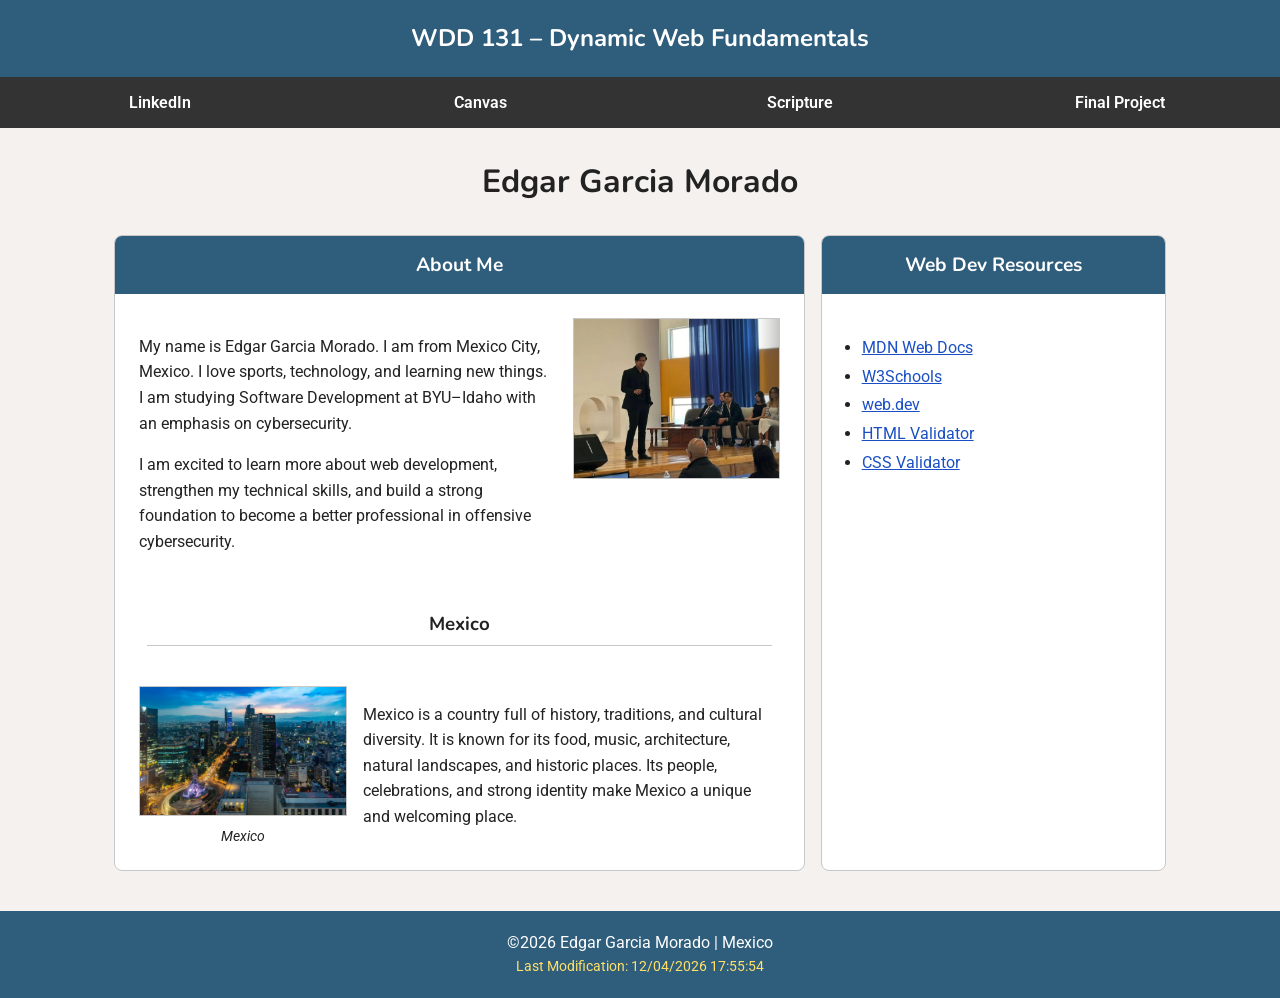
<file: index.html>
<!DOCTYPE html>
<html lang="en">

<head>
    <meta charset="UTF-8">
    <meta name="viewport" content="width=device-width, initial-scale=1.0">
    <title>WDD 131 – Dynamic Web Fundamentals – Edgar Garcia Morado</title>
    <meta name="description"
        content="WDD 131 course home page for Edgar Garcia Morado with personal information, Mexico facts, resources, and project links.">
    <meta name="author" content="Edgar Garcia Morado">

    <link rel="preconnect" href="https://fonts.googleapis.com">
    <link rel="preconnect" href="https://fonts.gstatic.com" crossorigin>
    <link
        href="https://fonts.googleapis.com/css2?family=Nunito:wght@400;600;700&family=Roboto:wght@400;500&display=swap"
        rel="stylesheet">

    <link rel="stylesheet" href="styles/base.css">
    <script src="scripts/getdates.js" defer></script>
</head>

<body>
    <header>
        <span id="course-title">WDD 131 – Dynamic Web Fundamentals</span>

        <nav>
            <a href="https://www.linkedin.com/" target="_blank" rel="noopener noreferrer">LinkedIn</a>
            <a href="https://byupw.instructure.com/" target="_blank" rel="noopener noreferrer">Canvas</a>
            <a href="https://www.churchofjesuschrist.org/study/scriptures/bofm/1-ne/3?lang=eng&id=p7#p7" target="_blank"
                rel="noopener noreferrer">Scripture</a>
            <a href="project/">Final Project</a>
        </nav>
    </header>

    <main>
        <h1>Edgar Garcia Morado</h1>

        <section class="card">
            <h2>About Me</h2>

            <div class="about-me">
                <div>
                    <p>
                        My name is Edgar Garcia Morado. I am from Mexico City, Mexico. I love sports, technology, and learning new things. I am
                        studying Software Development at BYU–Idaho with an emphasis on cybersecurity.
                    </p>

                    <p>
                        I am excited to learn more about web development, strengthen my technical skills, and build a strong foundation to
                        become a better professional in offensive cybersecurity.
                    </p>
                </div>

                <img src="images/profile.webp" alt="Photo of Edgar Garcia Morado" width="250" height="300">
            </div>

            <h3>Mexico</h3>

            <div class="country">
                <figure>
                    <img src="images/mexico-city.webp" alt="Image representing Mexico" width="300" height="180"
                        loading="lazy">
                    <figcaption>Mexico</figcaption>
                </figure>

                <p>
                    Mexico is a country full of history, traditions, and cultural diversity. It is known for its food, music, architecture,
                    natural landscapes, and historic places. Its people, celebrations, and strong identity make Mexico a unique and
                    welcoming place.
                </p>
            </div>
        </section>

        <section class="card">
            <h2>Web Dev Resources</h2>

            <ul>
                <li><a href="https://developer.mozilla.org/" target="_blank" rel="noopener noreferrer">MDN Web Docs</a>
                </li>
                <li><a href="https://www.w3schools.com/" target="_blank" rel="noopener noreferrer">W3Schools</a></li>
                <li><a href="https://web.dev/" target="_blank" rel="noopener noreferrer">web.dev</a></li>
                <li><a href="https://validator.w3.org/" target="_blank" rel="noopener noreferrer">HTML Validator</a>
                </li>
                <li><a href="https://jigsaw.w3.org/css-validator/" target="_blank" rel="noopener noreferrer">CSS
                        Validator</a></li>
            </ul>
        </section>
    </main>

    <footer>
        <p>&copy;<span id="currentyear"></span> Edgar Garcia Morado | Mexico</p>
        <p id="lastModified"></p>
    </footer>
</body>

</html>
</file>
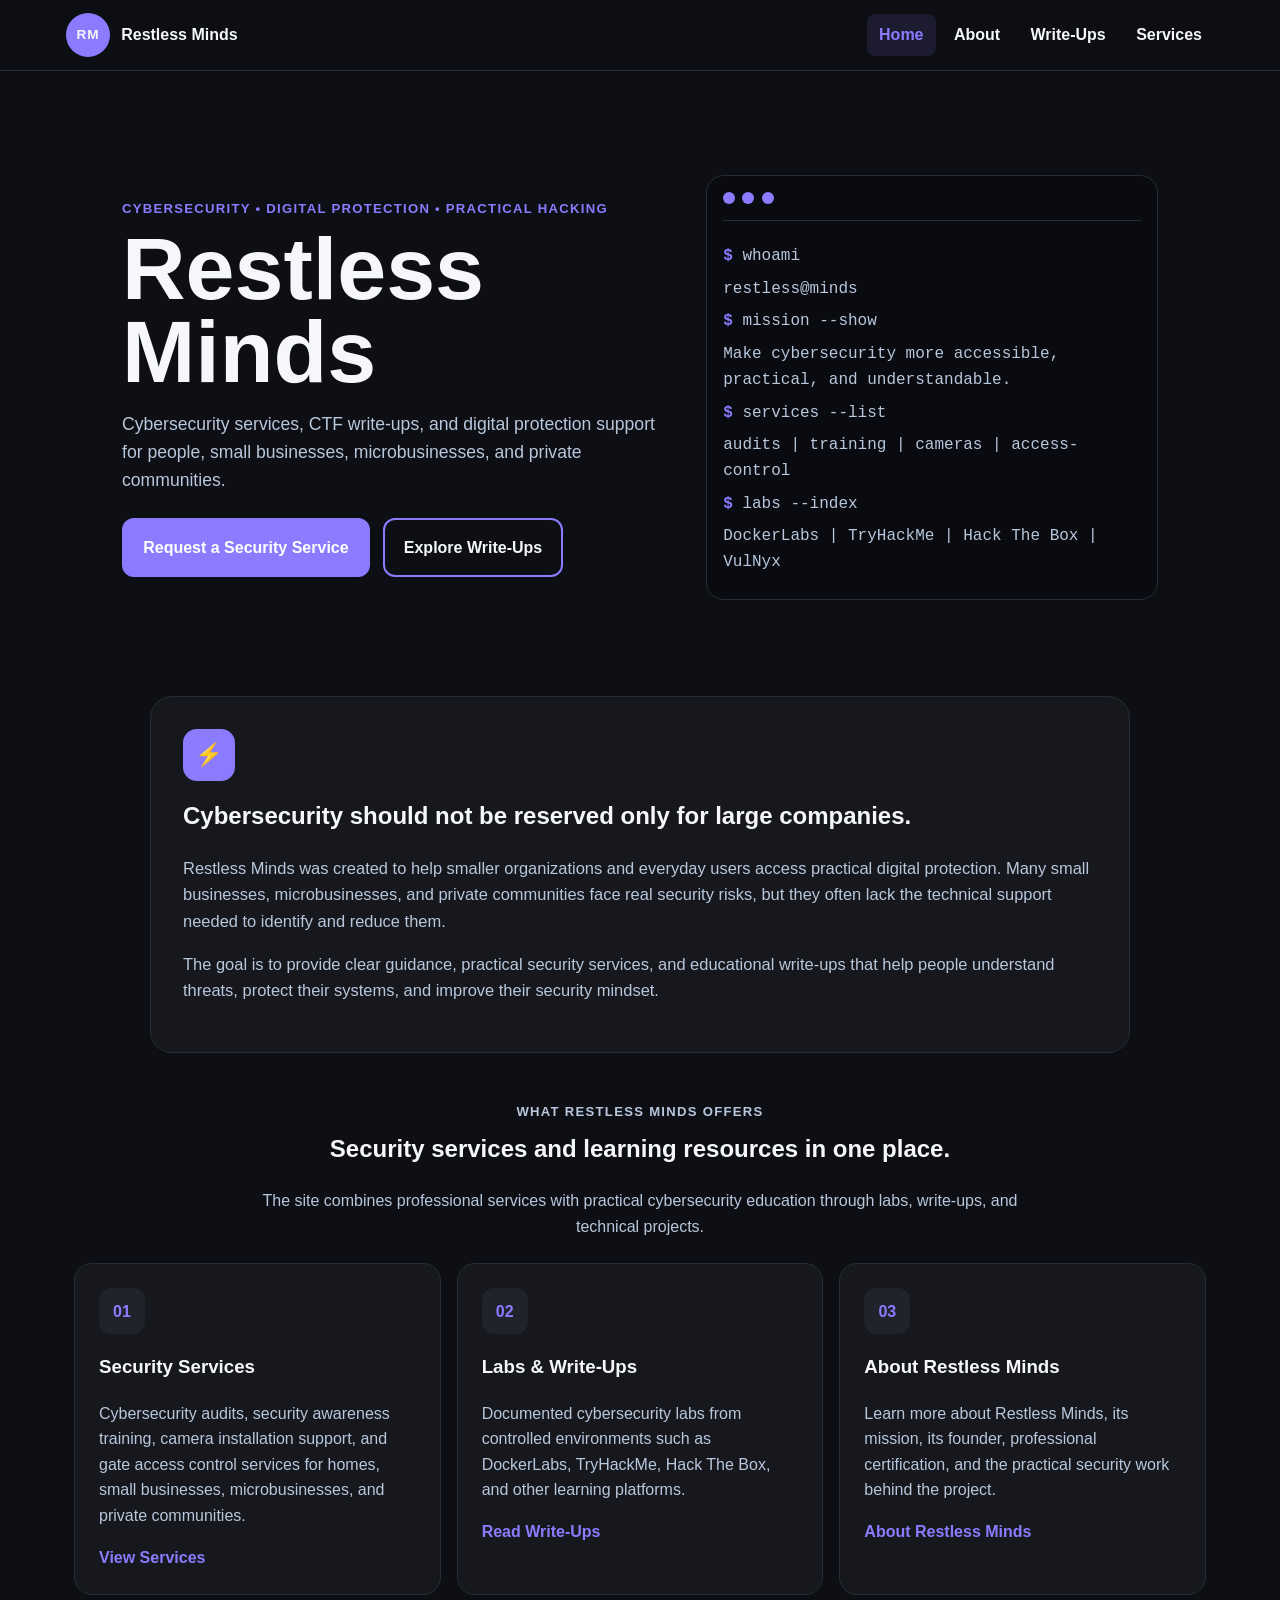
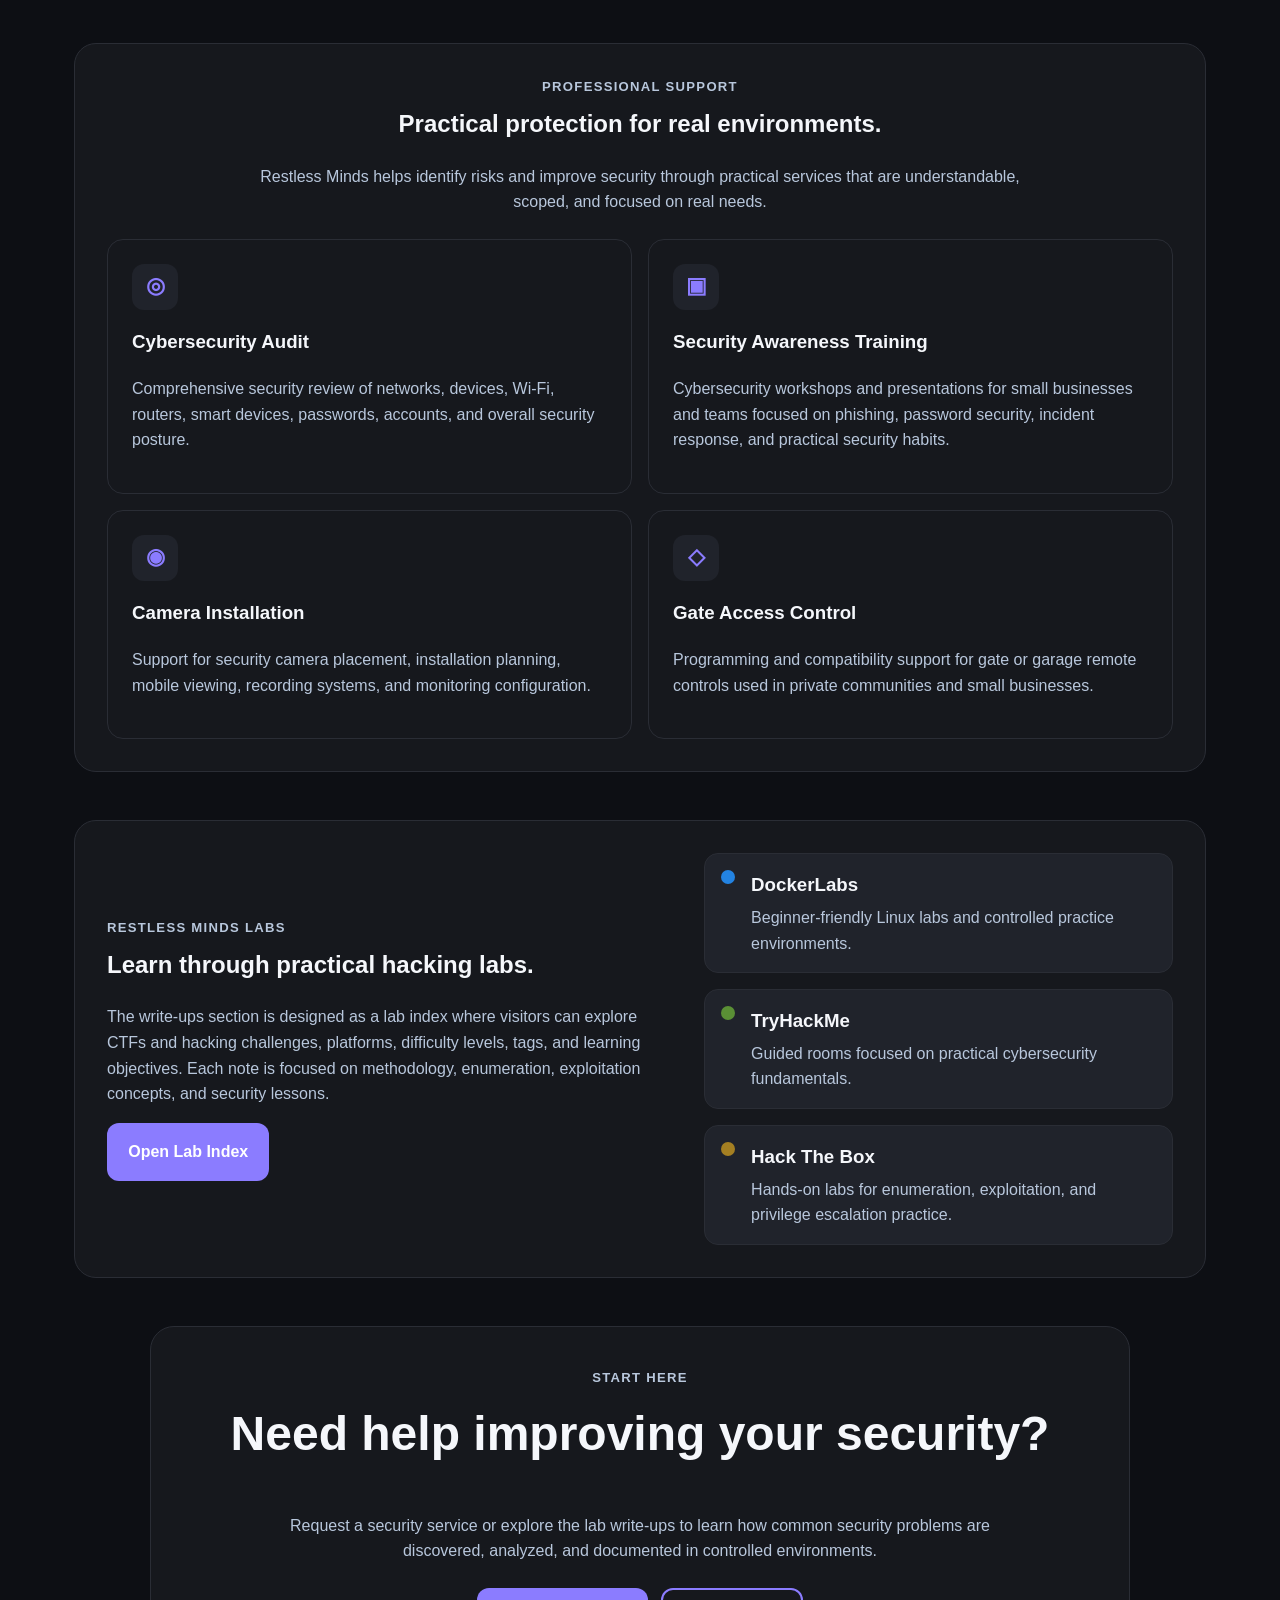
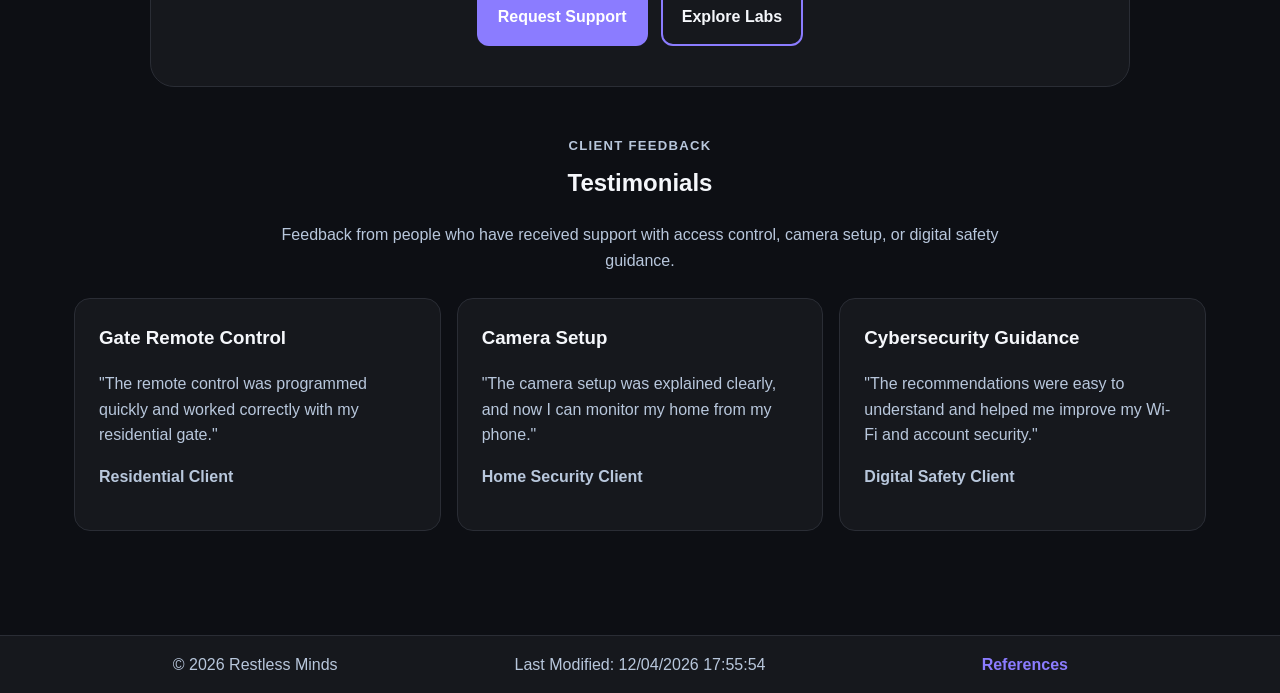
<file: project/index.html>
<!DOCTYPE html>
<html lang="en">

<head>
    <meta charset="UTF-8">
    <meta name="viewport" content="width=device-width, initial-scale=1.0">
    <meta name="description"
        content="Restless Minds provides cybersecurity services, digital protection, lab write-ups, security audits, security awareness training, camera installation, and gate access control support.">
    <meta name="author" content="Edgar Garcia Morado">
    <title>Restless Minds | Home</title>
    <link rel="stylesheet" href="styles/project.css">
    <script src="scripts/project.js" defer></script>
</head>

<body>
    <a class="skip-link" href="#main-content">Skip to main content</a>

    <header>
        <div class="nav-wrapper">
            <a class="brand" href="index.html" aria-label="Restless Minds home page">
                <span class="brand-mark">RM</span>
                <span class="brand-text">Restless Minds</span>
            </a>

            <button id="menu-button" class="menu-button" type="button" aria-label="Open navigation menu"
                aria-expanded="false">
                ☰
            </button>

            <nav id="primary-navigation" class="primary-navigation" aria-label="Primary navigation">
                <a href="index.html">Home</a>
                <a href="about.html">About</a>
                <a href="writeups.html">Write-Ups</a>
                <a href="services.html">Services</a>
            </nav>
        </div>
    </header>

    <main id="main-content">
        <section class="home-hero">
            <div class="home-hero-content">
                <p class="eyebrow">Cybersecurity • Digital Protection • Practical Hacking</p>
                <h1>Restless Minds</h1>
                <p class="home-hero-subtitle">
                    Cybersecurity services, CTF write-ups, and digital protection support for people,
                    small businesses, microbusinesses, and private communities.
                </p>

                <div class="hero-actions">
                    <a class="button primary-button" href="services.html">Request a Security Service</a>
                    <a class="button secondary-button" href="writeups.html">Explore Write-Ups</a>
                </div>
            </div>

            <aside class="home-terminal-card" aria-label="Restless Minds terminal preview">
                <div class="terminal-header">
                    <span></span>
                    <span></span>
                    <span></span>
                </div>

                <div class="terminal-content">
                    <p><span>$</span> whoami</p>
                    <p>restless@minds</p>

                    <p><span>$</span> mission --show</p>
                    <p>Make cybersecurity more accessible, practical, and understandable.</p>

                    <p><span>$</span> services --list</p>
                    <p>audits | training | cameras | access-control</p>

                    <p><span>$</span> labs --index</p>
                    <p>DockerLabs | TryHackMe | Hack The Box | VulNyx</p>
                </div>
            </aside>
        </section>

        <section class="home-mission-section">
            <div class="home-mission-card">
                <div class="about-icon">⚡</div>
                <h2>Cybersecurity should not be reserved only for large companies.</h2>
                <p>
                    Restless Minds was created to help smaller organizations and everyday users access practical
                    digital protection. Many small businesses, microbusinesses, and private communities face real
                    security risks, but they often lack the technical support needed to identify and reduce them.
                </p>
                <p>
                    The goal is to provide clear guidance, practical security services, and educational write-ups
                    that help people understand threats, protect their systems, and improve their security mindset.
                </p>
            </div>
        </section>

        <section class="home-section">
            <div class="section-heading centered-heading">
                <p class="eyebrow">What Restless Minds Offers</p>
                <h2>Security services and learning resources in one place.</h2>
                <p>
                    The site combines professional services with practical cybersecurity education through labs,
                    write-ups, and technical projects.
                </p>
            </div>

            <div class="home-feature-grid">
                <article class="home-feature-card">
                    <div class="card-icon">01</div>
                    <h3>Security Services</h3>
                    <p>
                        Cybersecurity audits, security awareness training, camera installation support, and gate access
                        control services for homes, small businesses, microbusinesses, and private communities.
                    </p>
                    <a href="services.html">View Services</a>
                </article>

                <article class="home-feature-card">
                    <div class="card-icon">02</div>
                    <h3>Labs & Write-Ups</h3>
                    <p>
                        Documented cybersecurity labs from controlled environments such as DockerLabs, TryHackMe,
                        Hack The Box, and other learning platforms.
                    </p>
                    <a href="writeups.html">Read Write-Ups</a>
                </article>

                <article class="home-feature-card">
                    <div class="card-icon">03</div>
                    <h3>About Restless Minds</h3>
                    <p>
                        Learn more about Restless Minds, its mission, its founder, professional certification,
                        and the practical security work behind the project.
                    </p>
                    <a href="about.html">About Restless Minds</a>
                </article>
            </div>
        </section>

        <section class="home-services-preview">
            <div class="section-heading centered-heading">
                <p class="eyebrow">Professional Support</p>
                <h2>Practical protection for real environments.</h2>
                <p>
                    Restless Minds helps identify risks and improve security through practical services that are
                    understandable, scoped, and focused on real needs.
                </p>
            </div>

            <div class="service-grid">
                <article class="service-feature-card">
                    <div class="service-icon">◎</div>
                    <h3>Cybersecurity Audit</h3>
                    <p>
                        Comprehensive security review of networks, devices, Wi-Fi, routers, smart devices, passwords,
                        accounts, and overall security posture.
                    </p>
                </article>

                <article class="service-feature-card">
                    <div class="service-icon">▣</div>
                    <h3>Security Awareness Training</h3>
                    <p>
                        Cybersecurity workshops and presentations for small businesses and teams focused on phishing,
                        password security, incident response, and practical security habits.
                    </p>
                </article>

                <article class="service-feature-card">
                    <div class="service-icon">◉</div>
                    <h3>Camera Installation</h3>
                    <p>
                        Support for security camera placement, installation planning, mobile viewing, recording
                        systems, and monitoring configuration.
                    </p>
                </article>

                <article class="service-feature-card">
                    <div class="service-icon">◇</div>
                    <h3>Gate Access Control</h3>
                    <p>
                        Programming and compatibility support for gate or garage remote controls used in private
                        communities and small businesses.
                    </p>
                </article>
            </div>
        </section>

        <section class="home-labs-preview">
            <div>
                <p class="eyebrow">Restless Minds Labs</p>
                <h2>Learn through practical hacking labs.</h2>
                <p>
                    The write-ups section is designed as a lab index where visitors can explore CTFs and hacking
                    challenges, platforms, difficulty levels, tags, and learning objectives. Each note is focused on
                    methodology, enumeration, exploitation concepts, and security lessons.
                </p>
                <a class="button primary-button" href="writeups.html">Open Lab Index</a>
            </div>

            <div class="home-lab-list">
                <article class="home-lab-item">
                    <span class="filter-dot very-easy"></span>
                    <div>
                        <h3>DockerLabs</h3>
                        <p>Beginner-friendly Linux labs and controlled practice environments.</p>
                    </div>
                </article>

                <article class="home-lab-item">
                    <span class="filter-dot easy"></span>
                    <div>
                        <h3>TryHackMe</h3>
                        <p>Guided rooms focused on practical cybersecurity fundamentals.</p>
                    </div>
                </article>

                <article class="home-lab-item">
                    <span class="filter-dot intermediate"></span>
                    <div>
                        <h3>Hack The Box</h3>
                        <p>Hands-on labs for enumeration, exploitation, and privilege escalation practice.</p>
                    </div>
                </article>
            </div>
        </section>

        <section class="home-cta-panel">
            <p class="eyebrow">Start Here</p>
            <h2>Need help improving your security?</h2>
            <p>
                Request a security service or explore the lab write-ups to learn how common security problems
                are discovered, analyzed, and documented in controlled environments.
            </p>

            <div class="hero-actions centered-actions">
                <a class="button primary-button" href="services.html">Request Support</a>
                <a class="button secondary-button" href="writeups.html">Explore Labs</a>
            </div>
        </section>

        <section class="home-section">
            <div class="section-heading centered-heading">
                <p class="eyebrow">Client Feedback</p>
                <h2>Testimonials</h2>
                <p>
                    Feedback from people who have received support with access control, camera setup, or digital
                    safety guidance.
                </p>
            </div>

            <div id="testimonial-cards" class="card-grid three-columns" aria-live="polite"></div>
        </section>
    </main>

    <footer>
        <div class="footer-content">
            <p>&copy; <span id="current-year"></span> Restless Minds</p>
            <p id="last-modified"></p>
            <p><a href="references.html">References</a></p>
        </div>
    </footer>
</body>

</html>
</file>
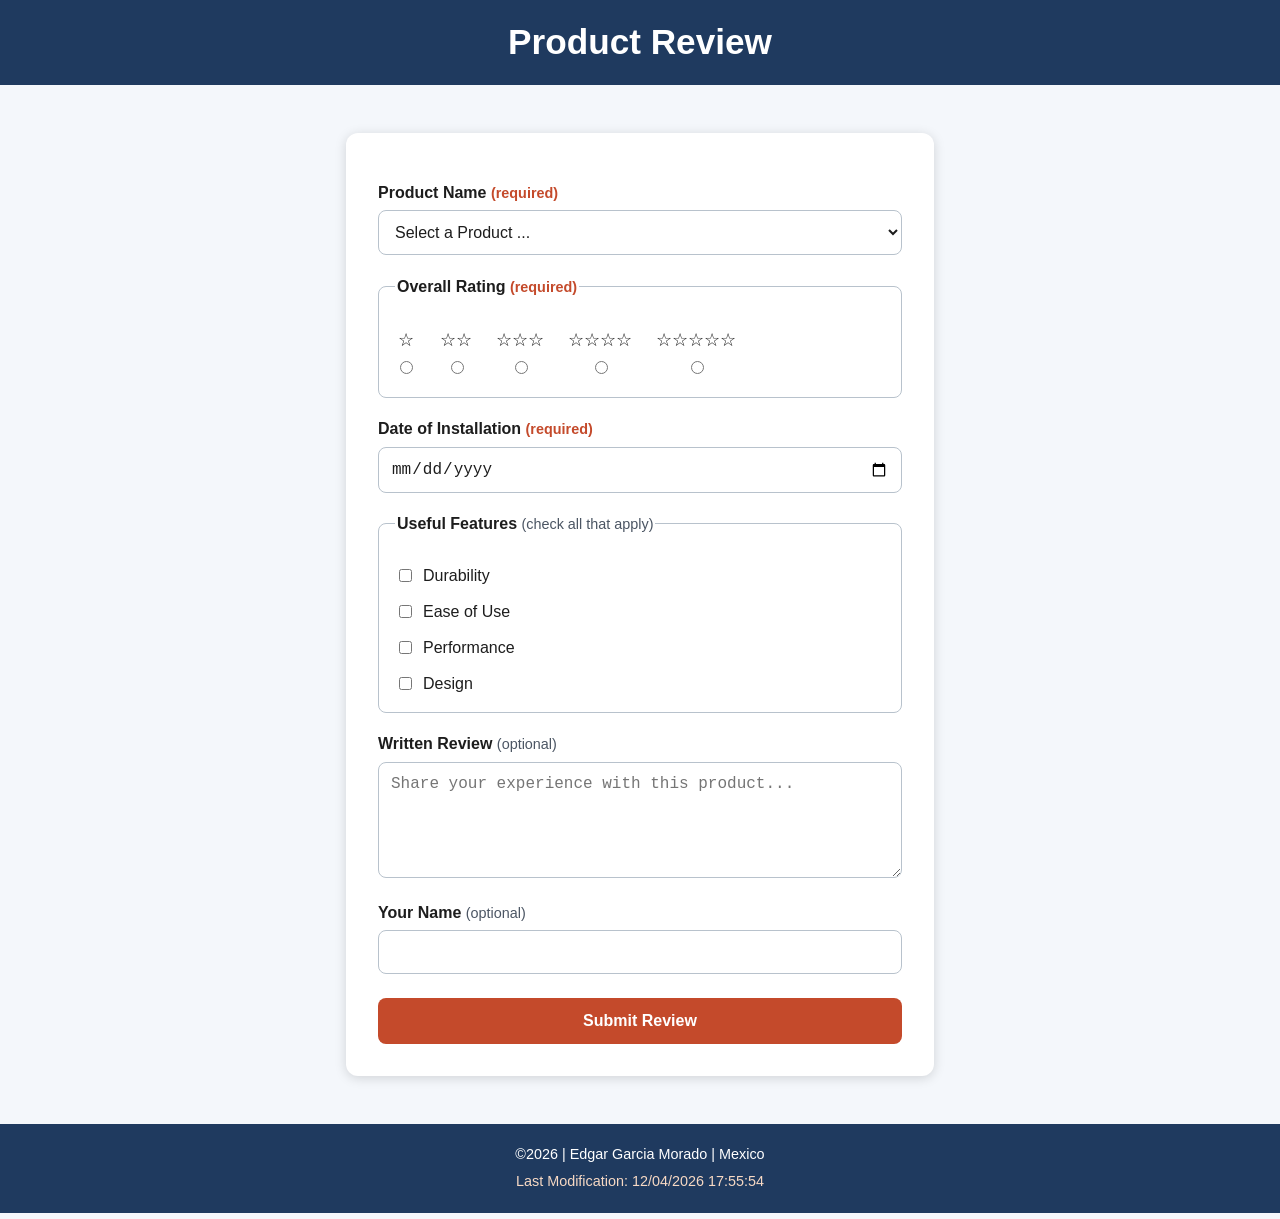
<file: form.html>
<!DOCTYPE html>
<html lang="en">

<head>
    <meta charset="UTF-8">
    <meta name="viewport" content="width=device-width, initial-scale=1.0">
    <meta name="description" content="WDD 131 Product Review Form assignment by Edgar Garcia Morado.">
    <meta name="author" content="Edgar Garcia Morado">
    <title>Product Review Form | WDD 131</title>
    <link rel="stylesheet" href="styles/form.css">
    <script src="scripts/form.js" defer></script>
</head>

<body>
    <header>
        <h1>Product Review</h1>
    </header>

    <main>
        <form method="get" action="review.html">
            <label for="productName">
                Product Name <span class="required">(required)</span>
            </label>
            <select id="productName" name="productName" required>
                <option value="" disabled selected>Select a Product ...</option>
            </select>

            <fieldset>
                <legend>Overall Rating <span class="required">(required)</span></legend>

                <div class="rating">
                    <label for="rating1">
                        <span>☆</span>
                        <input type="radio" id="rating1" name="rating" value="1" required>
                    </label>

                    <label for="rating2">
                        <span>☆☆</span>
                        <input type="radio" id="rating2" name="rating" value="2" required>
                    </label>

                    <label for="rating3">
                        <span>☆☆☆</span>
                        <input type="radio" id="rating3" name="rating" value="3" required>
                    </label>

                    <label for="rating4">
                        <span>☆☆☆☆</span>
                        <input type="radio" id="rating4" name="rating" value="4" required>
                    </label>

                    <label for="rating5">
                        <span>☆☆☆☆☆</span>
                        <input type="radio" id="rating5" name="rating" value="5" required>
                    </label>
                </div>
            </fieldset>

            <label for="installDate">
                Date of Installation <span class="required">(required)</span>
            </label>
            <input type="date" id="installDate" name="installDate" required>

            <fieldset>
                <legend>Useful Features <span class="optional">(check all that apply)</span></legend>

                <div class="checkbox-group">
                    <label for="durability">
                        <input type="checkbox" id="durability" name="features" value="durability">
                        Durability
                    </label>

                    <label for="ease">
                        <input type="checkbox" id="ease" name="features" value="ease-of-use">
                        Ease of Use
                    </label>

                    <label for="performance">
                        <input type="checkbox" id="performance" name="features" value="performance">
                        Performance
                    </label>

                    <label for="design">
                        <input type="checkbox" id="design" name="features" value="design">
                        Design
                    </label>
                </div>
            </fieldset>

            <label for="review">Written Review <span class="optional">(optional)</span></label>
            <textarea id="review" name="review" rows="5"
                placeholder="Share your experience with this product..."></textarea>

            <label for="userName">Your Name <span class="optional">(optional)</span></label>
            <input type="text" id="userName" name="userName" autocomplete="name">

            <input type="submit" value="Submit Review">
        </form>
    </main>

    <footer>
        <p>&copy;<span id="currentyear"></span> | Edgar Garcia Morado | Mexico</p>
        <p id="lastModified"></p>
    </footer>
</body>

</html>
</file>
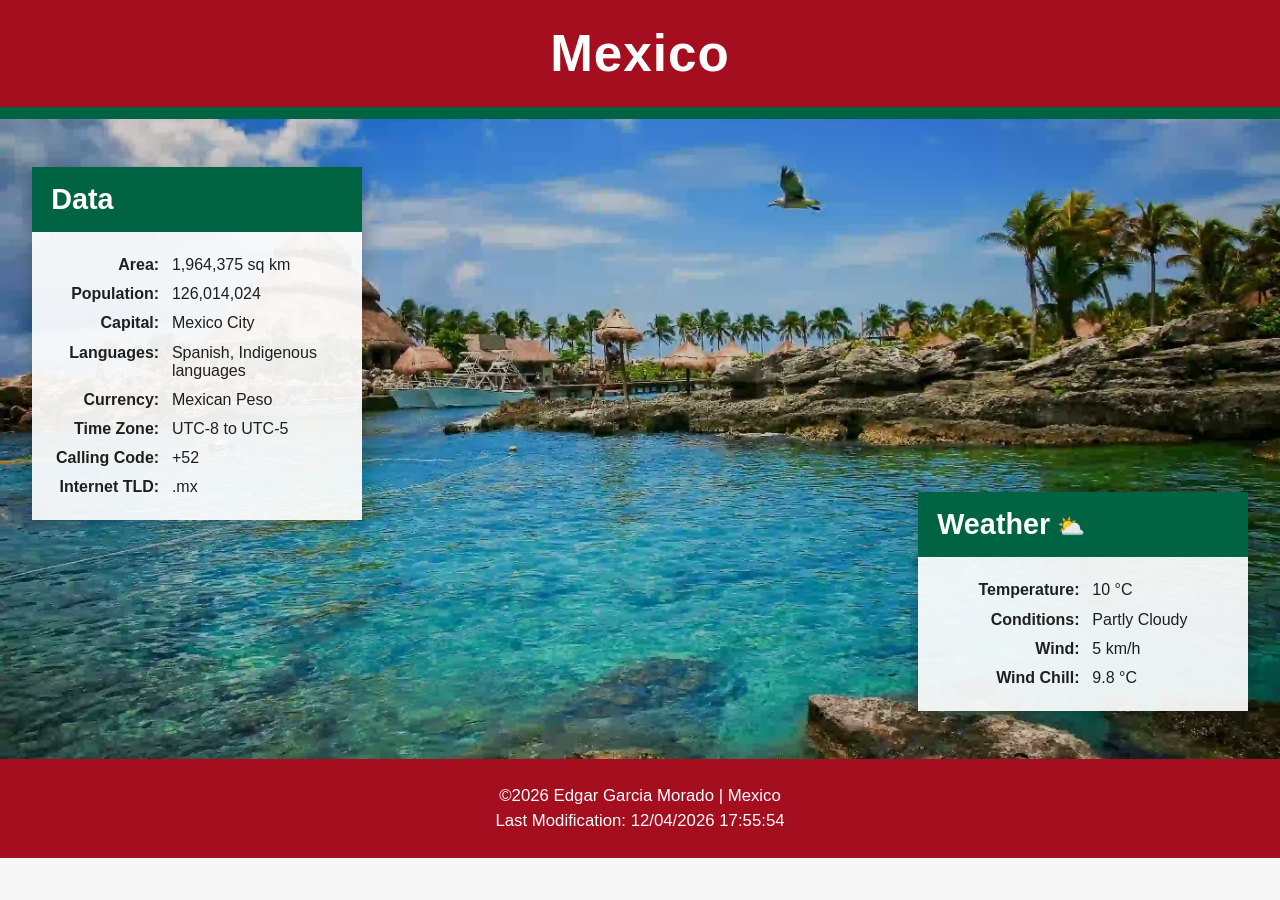
<file: place.html>
<!DOCTYPE html>
<html lang="en">

<head>
    <meta charset="UTF-8">
    <meta name="viewport" content="width=device-width, initial-scale=1.0">
    <meta name="description"
        content="WDD 131 - Dynamic Web Fundamentals place assignment about Mexico by Edgar Garcia Morado.">
    <meta name="author" content="Edgar Garcia Morado">
    <title>WDD 131 - Place: Mexico - Edgar Garcia Morado</title>
    <link rel="stylesheet" href="styles/place.css">
    <script src="scripts/place.js" defer></script>
</head>

<body>
    <header>
        <h1>Mexico</h1>
    </header>

    <main>
        <section class="hero">
            <h2 class="visually-hidden">Mexico landscape</h2>

            <picture class="hero-picture">
                <source media="(min-width: 700px)" srcset="images/mexico-large.webp">
                <img src="images/mexico-small.webp" alt="Natural landscapes and wildlife representing Mexico" width="800" height="1200">
            </picture>

            <section class="info-card data-card" aria-labelledby="data-title">
                <h2 id="data-title">Data</h2>

                <dl>
                    <dt>Area:</dt>
                    <dd>1,964,375 sq km</dd>

                    <dt>Population:</dt>
                    <dd>126,014,024</dd>

                    <dt>Capital:</dt>
                    <dd>Mexico City</dd>

                    <dt>Languages:</dt>
                    <dd>Spanish, Indigenous languages</dd>

                    <dt>Currency:</dt>
                    <dd>Mexican Peso</dd>

                    <dt>Time Zone:</dt>
                    <dd>UTC-8 to UTC-5</dd>

                    <dt>Calling Code:</dt>
                    <dd>+52</dd>

                    <dt>Internet TLD:</dt>
                    <dd>.mx</dd>
                </dl>
            </section>

            <section class="info-card weather-card" aria-labelledby="weather-title">
                <h2 id="weather-title">Weather</h2>

                <img class="weather-icon" src="images/weather-partly-cloudy.svg" alt="Partly cloudy weather icon"
                    width="80" height="80">

                <dl>
                    <dt>Temperature:</dt>
                    <dd><span id="temperature"></span> °C</dd>

                    <dt>Conditions:</dt>
                    <dd>Partly Cloudy</dd>

                    <dt>Wind:</dt>
                    <dd><span id="wind"></span> km/h</dd>

                    <dt>Wind Chill:</dt>
                    <dd><span id="wind-chill"></span></dd>
                </dl>
            </section>
        </section>
    </main>

    <footer>
        <p>&copy;<span id="currentyear"></span> Edgar Garcia Morado | Mexico</p>
        <p>Last Modification: <span id="lastModified"></span></p>
    </footer>
</body>

</html>
</file>
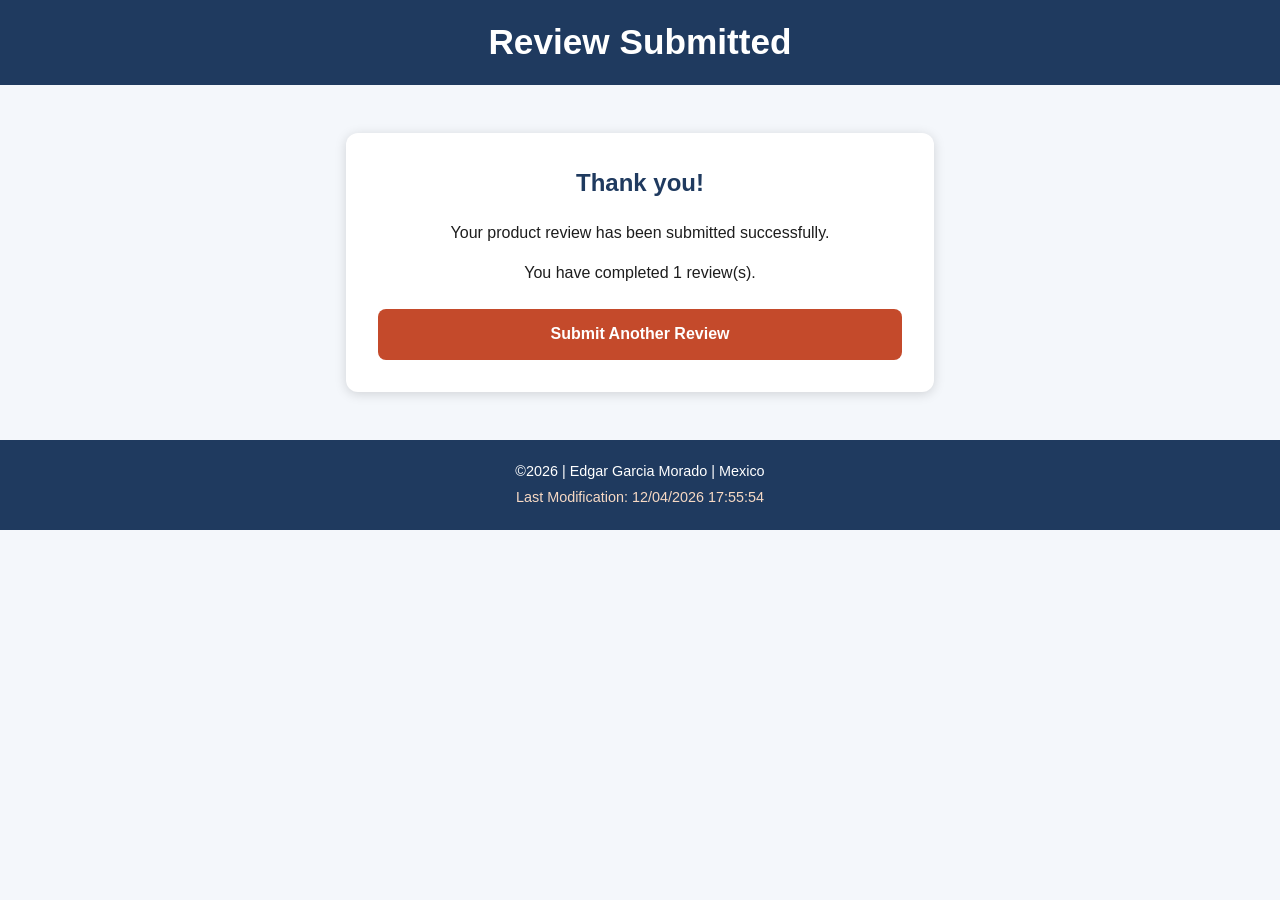
<file: review.html>
<!DOCTYPE html>
<html lang="en">

<head>
    <meta charset="UTF-8">
    <meta name="viewport" content="width=device-width, initial-scale=1.0">
    <meta name="description" content="Product review confirmation page for WDD 131 by Edgar Garcia Morado.">
    <meta name="author" content="Edgar Garcia Morado">
    <title>Review Submitted | WDD 131</title>
    <link rel="stylesheet" href="styles/form.css">
    <script src="scripts/review.js" defer></script>
</head>

<body>
    <header>
        <h1>Review Submitted</h1>
    </header>

    <main class="confirmation">
        <section class="confirmation-card">
            <h2>Thank you!</h2>
            <p>Your product review has been submitted successfully.</p>
            <p>You have completed <span id="reviewCount">0</span> review(s).</p>
            <a href="form.html" class="button-link">Submit Another Review</a>
        </section>
    </main>

    <footer>
        <p>&copy;<span id="currentyear"></span> | Edgar Garcia Morado | Mexico</p>
        <p id="lastModified"></p>
    </footer>
</body>

</html>
</file>
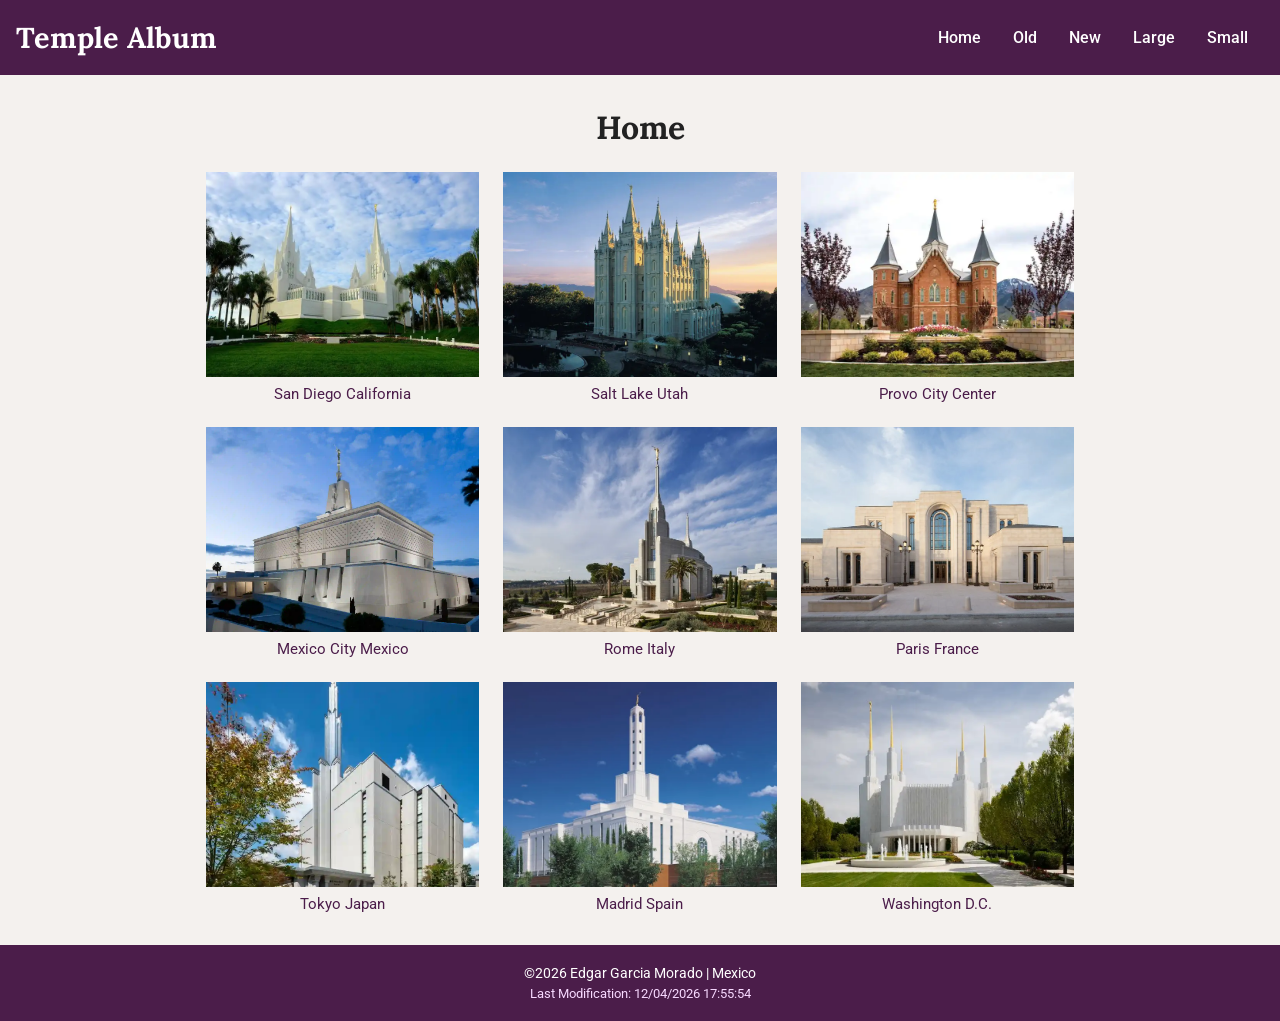
<file: temples.html>
<!DOCTYPE html>
<html lang="en">

<head>
    <meta charset="UTF-8">
    <meta name="viewport" content="width=device-width, initial-scale=1.0">
    <meta name="description"
        content="WDD 131 - Dynamic Web Fundamentals - Edgar Garcia Morado - Responsive temple album page using HTML, CSS, and JavaScript">
    <meta name="author" content="Edgar Garcia Morado">

    <title>WDD 131 - Temple Album - Edgar Garcia Morado</title>

    <link rel="preconnect" href="https://fonts.googleapis.com">
    <link rel="preconnect" href="https://fonts.gstatic.com" crossorigin>
    <link href="https://fonts.googleapis.com/css2?family=Lora:wght@500;700&family=Roboto:wght@400;500;700&display=swap"
        rel="stylesheet">

    <link rel="stylesheet" href="styles/temples.css">
    <link rel="stylesheet" href="styles/temples-large.css">

    <script src="scripts/temples.js" defer></script>
</head>

<body>
    <header>
        <h2>Temple Album</h2>

        <button id="menu" aria-label="Open navigation menu"></button>

        <nav id="navigation">
            <a href="#">Home</a>
            <a href="#">Old</a>
            <a href="#">New</a>
            <a href="#">Large</a>
            <a href="#">Small</a>
        </nav>
    </header>

    <main>
        <h1>Home</h1>

        <section class="temple-grid">
            <figure>
                <img src="images/san-diego-temple.webp" alt="San Diego California Temple" width="400" height="250">
                <figcaption>San Diego California</figcaption>
            </figure>

            <figure>
                <img src="images/salt-lake-temple.webp" alt="Salt Lake Temple" width="400" height="250">
                <figcaption>Salt Lake Utah</figcaption>
            </figure>

            <figure>
                <img src="images/provo-city-center-temple.webp" alt="Provo City Center Temple" width="400" height="250">
                <figcaption>Provo City Center</figcaption>
            </figure>

            <figure>
                <img src="images/mexico-city-temple.webp" alt="Mexico City Mexico Temple" width="400" height="250">
                <figcaption>Mexico City Mexico</figcaption>
            </figure>

            <figure>
                <img src="images/rome-temple.webp" alt="Rome Italy Temple" width="400" height="250">
                <figcaption>Rome Italy</figcaption>
            </figure>

            <figure>
                <img src="images/paris-temple.webp" alt="Paris France Temple" width="400" height="250">
                <figcaption>Paris France</figcaption>
            </figure>

            <figure>
                <img src="images/tokyo-temple.webp" alt="Tokyo Japan Temple" width="400" height="250">
                <figcaption>Tokyo Japan</figcaption>
            </figure>

            <figure>
                <img src="images/madrid-temple.webp" alt="Madrid Spain Temple" width="400" height="250">
                <figcaption>Madrid Spain</figcaption>
            </figure>

            <figure>
                <img src="images/washington-dc-temple.webp" alt="Washington D.C. Temple" width="400" height="250">
                <figcaption>Washington D.C.</figcaption>
            </figure>
        </section>
    </main>

    <footer>
        <p>
            &copy;<span id="currentyear"></span> Edgar Garcia Morado | Mexico
        </p>
        <p id="lastModified"></p>
    </footer>
</body>

</html>
</file>
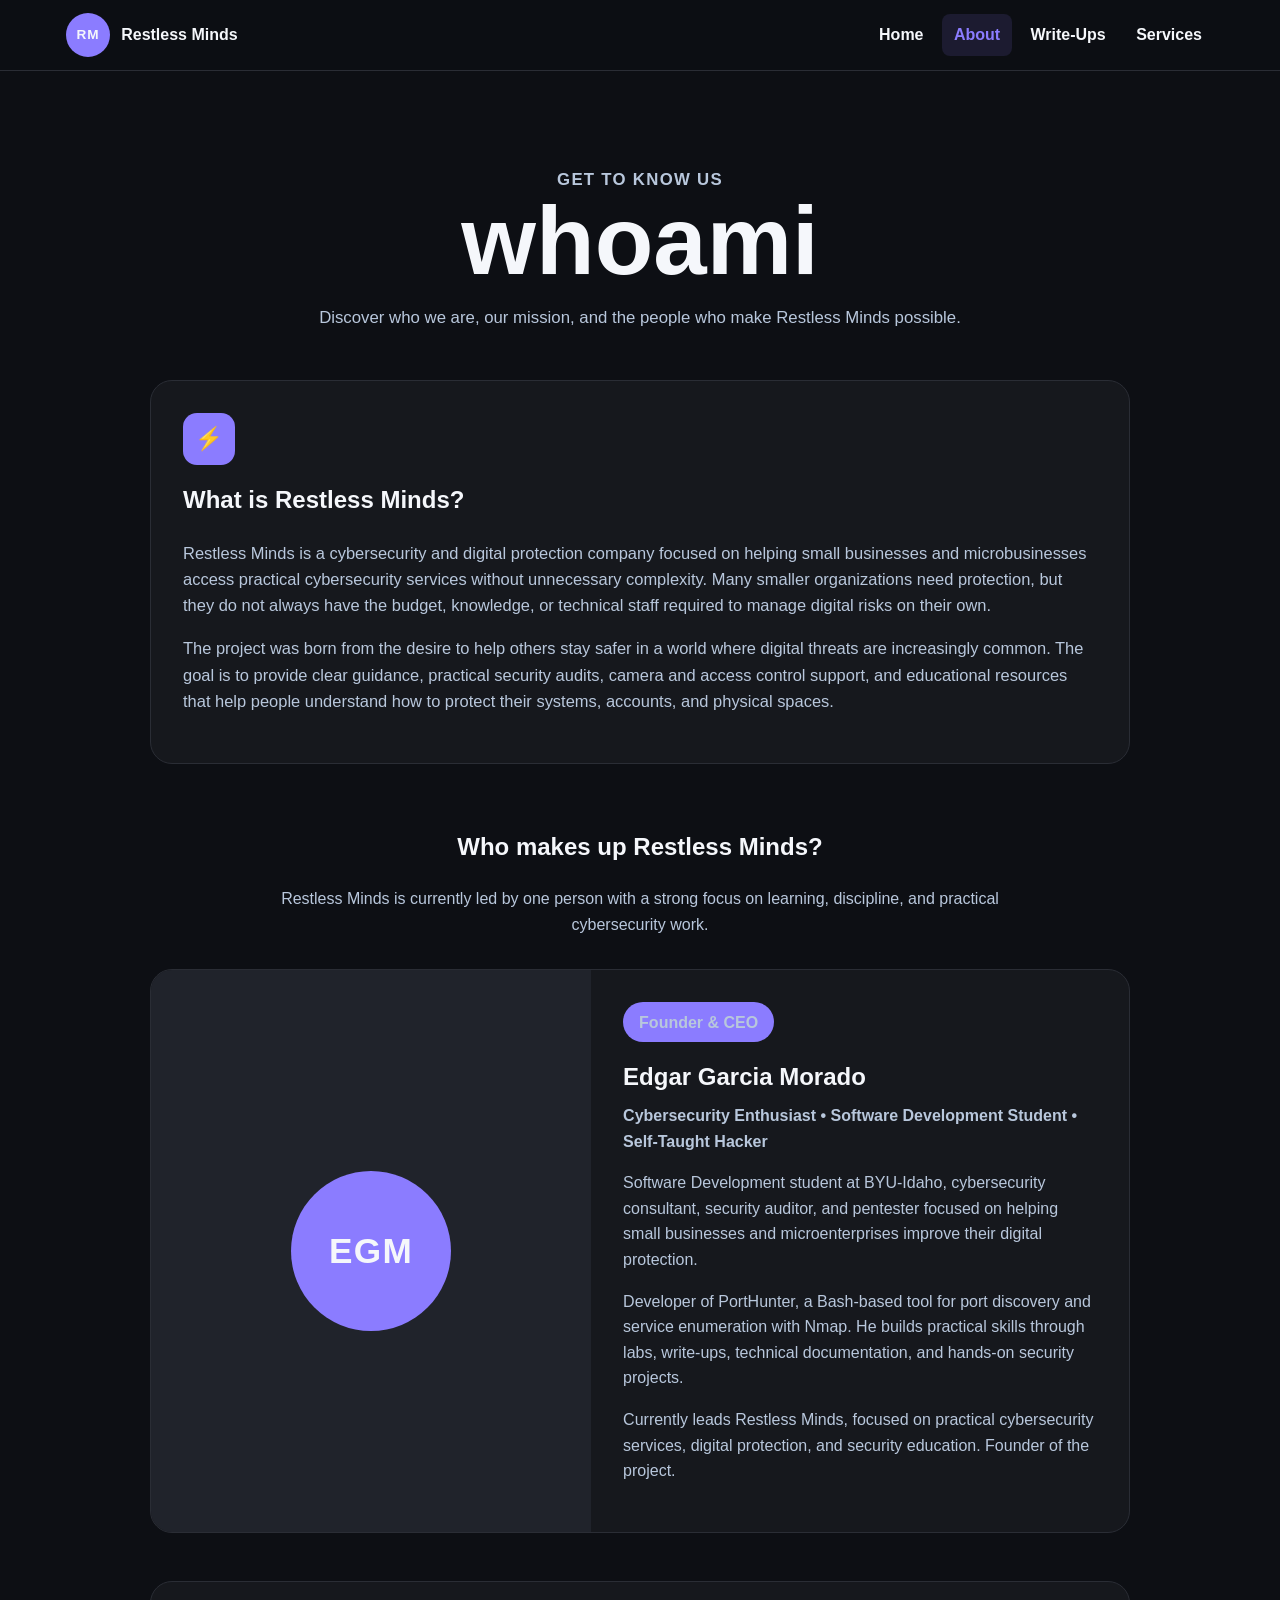
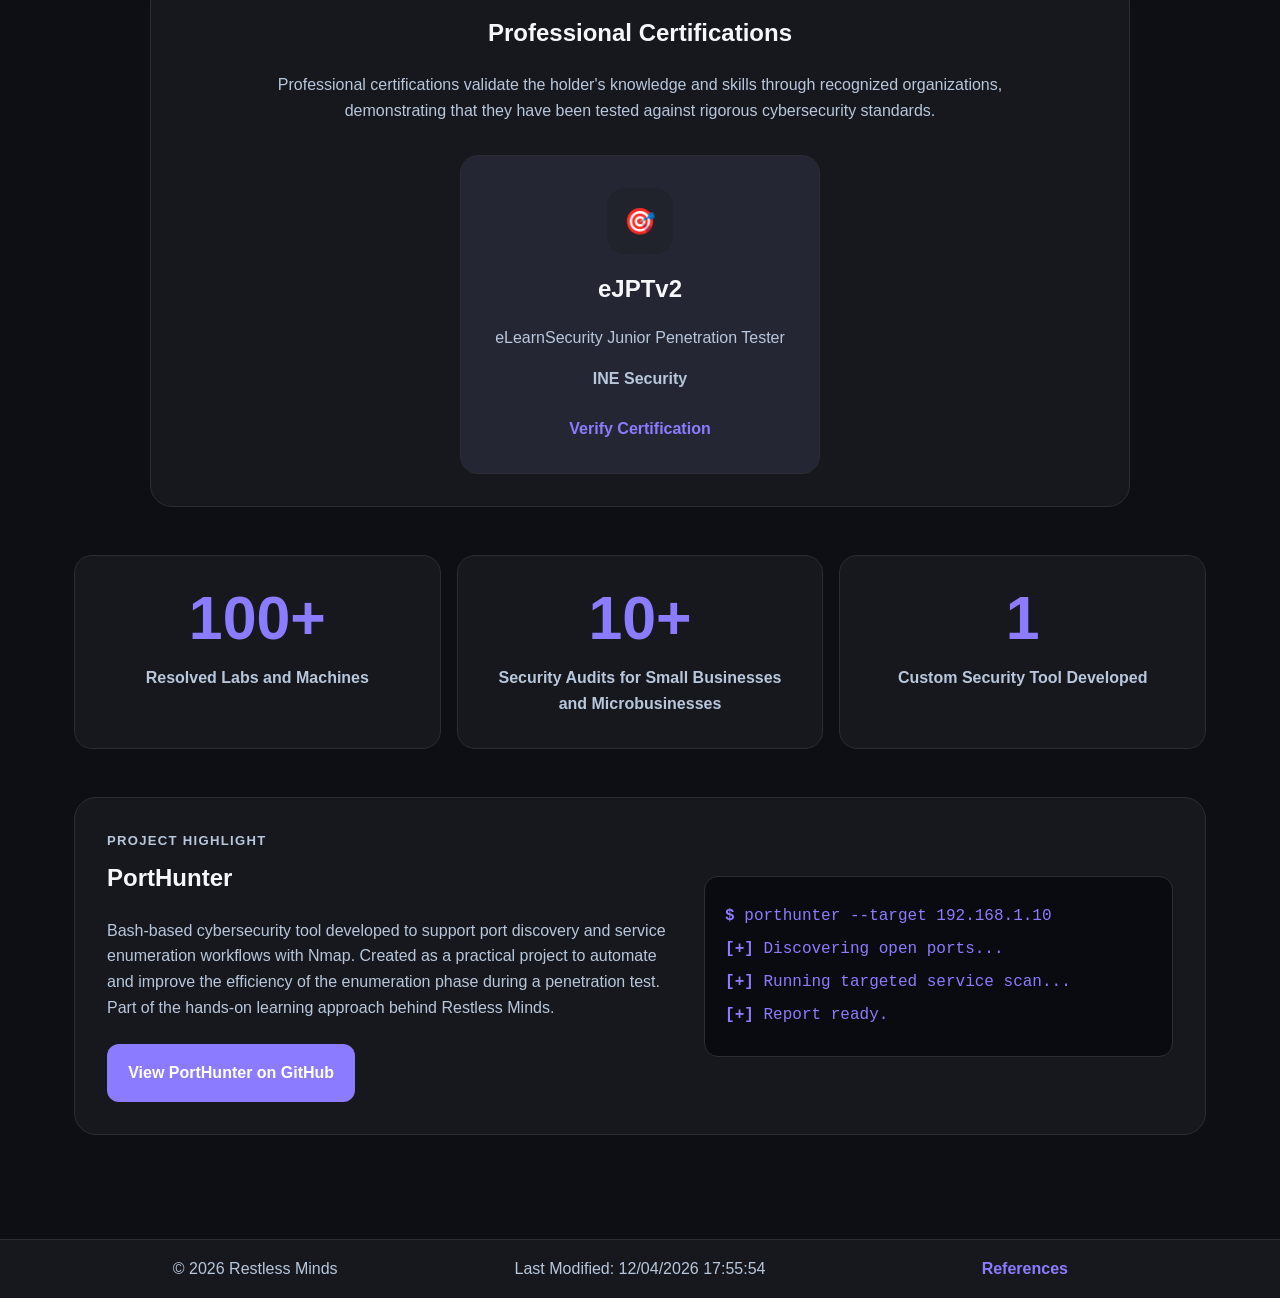
<file: project/about.html>
<!DOCTYPE html>
<html lang="en">

<head>
    <meta charset="UTF-8">
    <meta name="viewport" content="width=device-width, initial-scale=1.0">
    <meta name="description"
        content="Learn about Restless Minds, a cybersecurity project focused on helping small businesses and microbusinesses access digital protection services and practical security education.">
    <meta name="author" content="Edgar Garcia Morado">
    <title>Restless Minds | About</title>
    <link rel="stylesheet" href="styles/project.css">
    <script src="scripts/project.js" defer></script>
</head>

<body>
    <a class="skip-link" href="#main-content">Skip to main content</a>

    <header>
        <div class="nav-wrapper">
            <a class="brand" href="index.html" aria-label="Restless Minds home page">
                <span class="brand-mark">RM</span>
                <span class="brand-text">Restless Minds</span>
            </a>

            <button id="menu-button" class="menu-button" type="button" aria-label="Open navigation menu"
                aria-expanded="false">
                ☰
            </button>

            <nav id="primary-navigation" class="primary-navigation" aria-label="Primary navigation">
                <a href="index.html">Home</a>
                <a href="about.html">About</a>
                <a href="writeups.html">Write-Ups</a>
                <a href="services.html">Services</a>
            </nav>
        </div>
    </header>

    <main id="main-content">
        <section class="about-hero">
            <p class="eyebrow">Get to know us</p>
            <h1>whoami</h1>
            <p>
                Discover who we are, our mission, and the people who make Restless Minds possible.
            </p>
        </section>

        <section class="about-mission-card">
            <div class="about-icon">⚡</div>
            <h2>What is Restless Minds?</h2>
            <p>
                Restless Minds is a cybersecurity and digital protection company focused on helping small
                businesses and microbusinesses access practical cybersecurity services without unnecessary
                complexity. Many smaller organizations need protection, but they do not always have the budget,
                knowledge, or technical staff required to manage digital risks on their own.
            </p>
            <p>
                The project was born from the desire to help others stay safer in a world where digital threats
                are increasingly common. The goal is to provide clear guidance, practical security audits,
                camera and access control support, and educational resources that help people understand how
                to protect their systems, accounts, and physical spaces.
            </p>
        </section>

        <section class="founder-section">
            <div class="section-heading centered-heading">
                <h2>Who makes up Restless Minds?</h2>
                <p>
                    Restless Minds is currently led by one person with a strong focus on learning, discipline,
                    and practical cybersecurity work.
                </p>
            </div>

            <article class="founder-card">
                <div class="founder-visual">
                    <div class="founder-avatar">EGM</div>
                </div>

                <div class="founder-content">
                    <p class="role-pill">Founder & CEO</p>
                    <h2>Edgar Garcia Morado</h2>
                    <p class="founder-subtitle">
                        Cybersecurity Enthusiast • Software Development Student • Self-Taught Hacker
                    </p>

                    <p>
                        Software Development student at BYU-Idaho, cybersecurity consultant, security auditor, and 
                        pentester focused on helping small businesses and microenterprises improve their digital protection.
                    </p>

                    <p>
                        Developer of PortHunter, a Bash-based tool for port discovery and service enumeration with Nmap. 
                        He builds practical skills through labs, write-ups, technical documentation, and hands-on security projects.
                    </p>

                    <p>
                        Currently leads Restless Minds, focused on practical cybersecurity services, digital protection, 
                        and security education. Founder of the project.
                    </p>
                </div>
            </article>
        </section>

        <section class="certifications-section">
            <div class="section-heading centered-heading">
                <h2>Professional Certifications</h2>
                <p>
                    Professional certifications validate the holder's knowledge and skills through recognized organizations, 
                    demonstrating that they have been tested against rigorous cybersecurity standards.
                </p>
            </div>

            <div class="certification-grid">
                <article class="certification-card">
                    <div class="certification-icon">🎯</div>
                    <h3>eJPTv2</h3>
                    <p>eLearnSecurity Junior Penetration Tester</p>
                    <p class="certification-provider">INE Security</p>
                    <a href="https://certs.ine.com/fea207cf-5b89-40b3-9681-42b5a47d816e#acc.SGhyo7Kt" target="_blank" rel="noopener">
                        Verify Certification
                    </a>
                </article>
            </div>
        </section>

        <section class="stats-section">
            <div class="stat-card">
                <h2>100+</h2>
                <p>Resolved Labs and Machines</p>
            </div>

            <div class="stat-card">
                <h2>10+</h2>
                <p>Security Audits for Small Businesses and Microbusinesses</p>
            </div>

            <div class="stat-card">
                <h2>1</h2>
                <p>Custom Security Tool Developed</p>
            </div>
        </section>

        <section class="project-highlight-section">
            <div class="project-highlight-card">
                <div>
                    <p class="eyebrow">Project Highlight</p>
                    <h2>PortHunter</h2>
                    <p>
                        Bash-based cybersecurity tool developed to support port discovery and service enumeration workflows with Nmap. 
                        Created as a practical project to automate and improve the efficiency of the enumeration phase during a penetration test. 
                        Part of the hands-on learning approach behind Restless Minds.
                    </p>

                    <div class="project-actions">
                        <a class="button primary-button" href="https://github.com/EdrigMorado/portHunter"
                            target="_blank" rel="noopener">
                            View PortHunter on GitHub
                        </a>
                    </div>
                </div>

                <div class="terminal-box" aria-label="PortHunter terminal preview">
                    <p><span>$</span> porthunter --target 192.168.1.10</p>
                    <p><span>[+]</span> Discovering open ports...</p>
                    <p><span>[+]</span> Running targeted service scan...</p>
                    <p><span>[+]</span> Report ready.</p>
                </div>
            </div>
        </section>
    </main>

    <footer>
        <div class="footer-content">
            <p>&copy; <span id="current-year"></span> Restless Minds</p>
            <p id="last-modified"></p>
            <p><a href="references.html">References</a></p>
        </div>
    </footer>
</body>

</html>
</file>
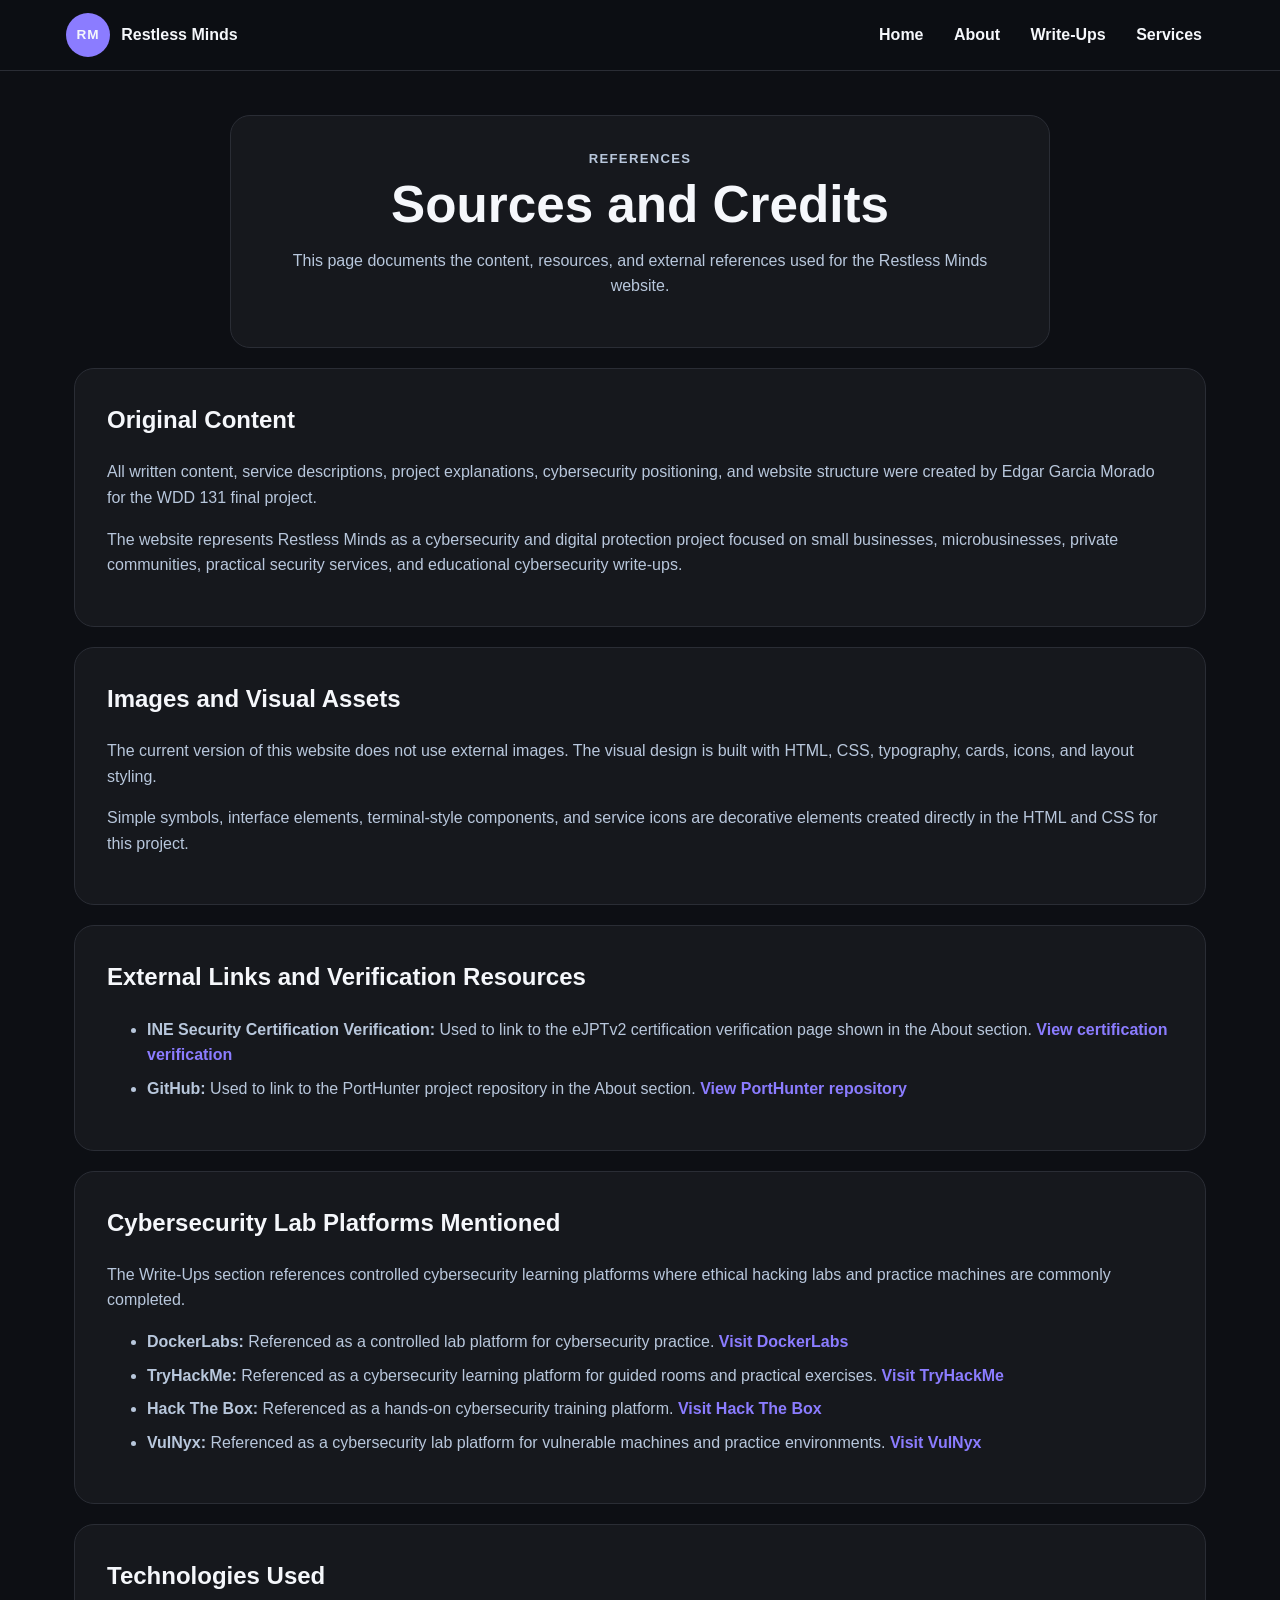
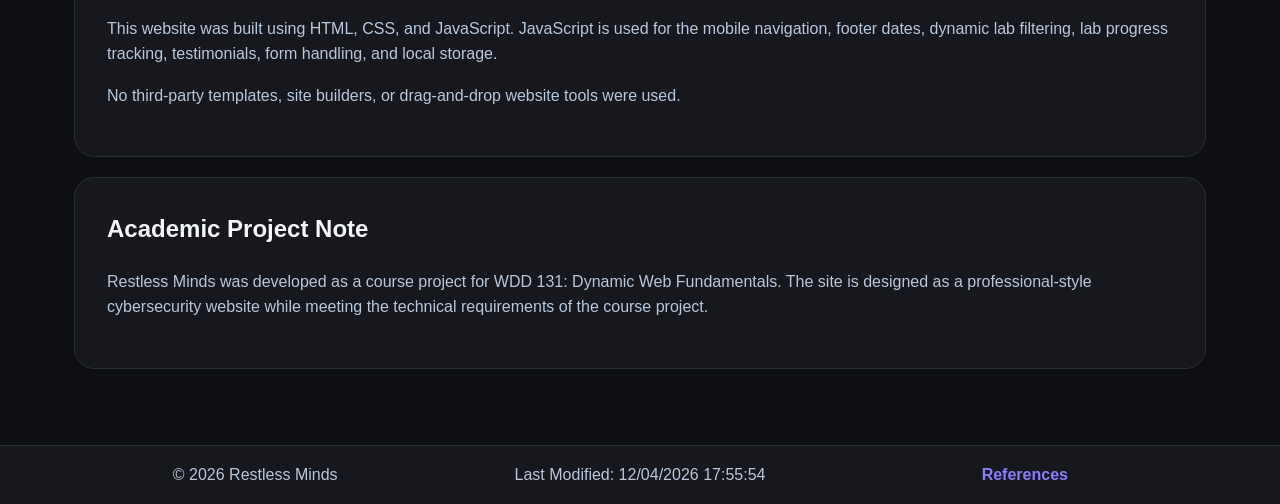
<file: project/references.html>
<!DOCTYPE html>
<html lang="en">

<head>
    <meta charset="UTF-8">
    <meta name="viewport" content="width=device-width, initial-scale=1.0">
    <meta name="description" content="References, credits, and external resources used for the Restless Minds website.">
    <meta name="author" content="Edgar Garcia Morado">
    <title>Restless Minds | References</title>
    <link rel="stylesheet" href="styles/project.css">
    <script src="scripts/project.js" defer></script>
</head>

<body>
    <a class="skip-link" href="#main-content">Skip to main content</a>

    <header>
        <div class="nav-wrapper">
            <a class="brand" href="index.html" aria-label="Restless Minds home page">
                <span class="brand-mark">RM</span>
                <span class="brand-text">Restless Minds</span>
            </a>

            <button id="menu-button" class="menu-button" type="button" aria-label="Open navigation menu"
                aria-expanded="false">
                ☰
            </button>

            <nav id="primary-navigation" class="primary-navigation" aria-label="Primary navigation">
                <a href="index.html">Home</a>
                <a href="about.html">About</a>
                <a href="writeups.html">Write-Ups</a>
                <a href="services.html">Services</a>
            </nav>
        </div>
    </header>

    <main id="main-content">
        <section class="page-header centered-header">
            <p class="eyebrow">References</p>
            <h1>Sources and Credits</h1>
            <p>
                This page documents the content, resources, and external references used for the Restless Minds website.
            </p>
        </section>

        <section class="section">
            <h2>Original Content</h2>
            <p>
                All written content, service descriptions, project explanations, cybersecurity positioning, and website
                structure were created by Edgar Garcia Morado for the WDD 131 final project.
            </p>
            <p>
                The website represents Restless Minds as a cybersecurity and digital protection project focused on
                small businesses, microbusinesses, private communities, practical security services, and educational
                cybersecurity write-ups.
            </p>
        </section>

        <section class="section">
            <h2>Images and Visual Assets</h2>
            <p>
                The current version of this website does not use external images. The visual design is built with
                HTML, CSS, typography, cards, icons, and layout styling.
            </p>
            <p>
                Simple symbols, interface elements, terminal-style components, and service icons are decorative
                elements created directly in the HTML and CSS for this project.
            </p>
        </section>

        <section class="section">
            <h2>External Links and Verification Resources</h2>
            <ul class="reference-list">
                <li>
                    <strong>INE Security Certification Verification:</strong>
                    Used to link to the eJPTv2 certification verification page shown in the About section.
                    <a href="https://certs.ine.com/fea207cf-5b89-40b3-9681-42b5a47d816e#acc.SGhyo7Kt" target="_blank"
                        rel="noopener">
                        View certification verification
                    </a>
                </li>

                <li>
                    <strong>GitHub:</strong>
                    Used to link to the PortHunter project repository in the About section.
                    <a href="https://github.com/EdrigMorado/portHunter" target="_blank" rel="noopener">
                        View PortHunter repository
                    </a>
                </li>
            </ul>
        </section>

        <section class="section">
            <h2>Cybersecurity Lab Platforms Mentioned</h2>
            <p>
                The Write-Ups section references controlled cybersecurity learning platforms where ethical hacking
                labs and practice machines are commonly completed.
            </p>

            <ul class="reference-list">
                <li>
                    <strong>DockerLabs:</strong>
                    Referenced as a controlled lab platform for cybersecurity practice.
                    <a href="https://dockerlabs.es/" target="_blank" rel="noopener">Visit DockerLabs</a>
                </li>

                <li>
                    <strong>TryHackMe:</strong>
                    Referenced as a cybersecurity learning platform for guided rooms and practical exercises.
                    <a href="https://tryhackme.com/" target="_blank" rel="noopener">Visit TryHackMe</a>
                </li>

                <li>
                    <strong>Hack The Box:</strong>
                    Referenced as a hands-on cybersecurity training platform.
                    <a href="https://www.hackthebox.com/" target="_blank" rel="noopener">Visit Hack The Box</a>
                </li>

                <li>
                    <strong>VulNyx:</strong>
                    Referenced as a cybersecurity lab platform for vulnerable machines and practice environments.
                    <a href="https://vulnyx.com/" target="_blank" rel="noopener">Visit VulNyx</a>
                </li>
            </ul>
        </section>

        <section class="section">
            <h2>Technologies Used</h2>
            <p>
                This website was built using HTML, CSS, and JavaScript. JavaScript is used for the mobile navigation,
                footer dates, dynamic lab filtering, lab progress tracking, testimonials, form handling, and local
                storage.
            </p>
            <p>
                No third-party templates, site builders, or drag-and-drop website tools were used.
            </p>
        </section>

        <section class="section">
            <h2>Academic Project Note</h2>
            <p>
                Restless Minds was developed as a course project for WDD 131: Dynamic Web Fundamentals. The site is
                designed as a professional-style cybersecurity website while meeting the technical requirements of the
                course project.
            </p>
        </section>
    </main>

    <footer>
        <div class="footer-content">
            <p>&copy; <span id="current-year"></span> Restless Minds</p>
            <p id="last-modified"></p>
            <p><a href="references.html">References</a></p>
        </div>
    </footer>
</body>

</html>
</file>
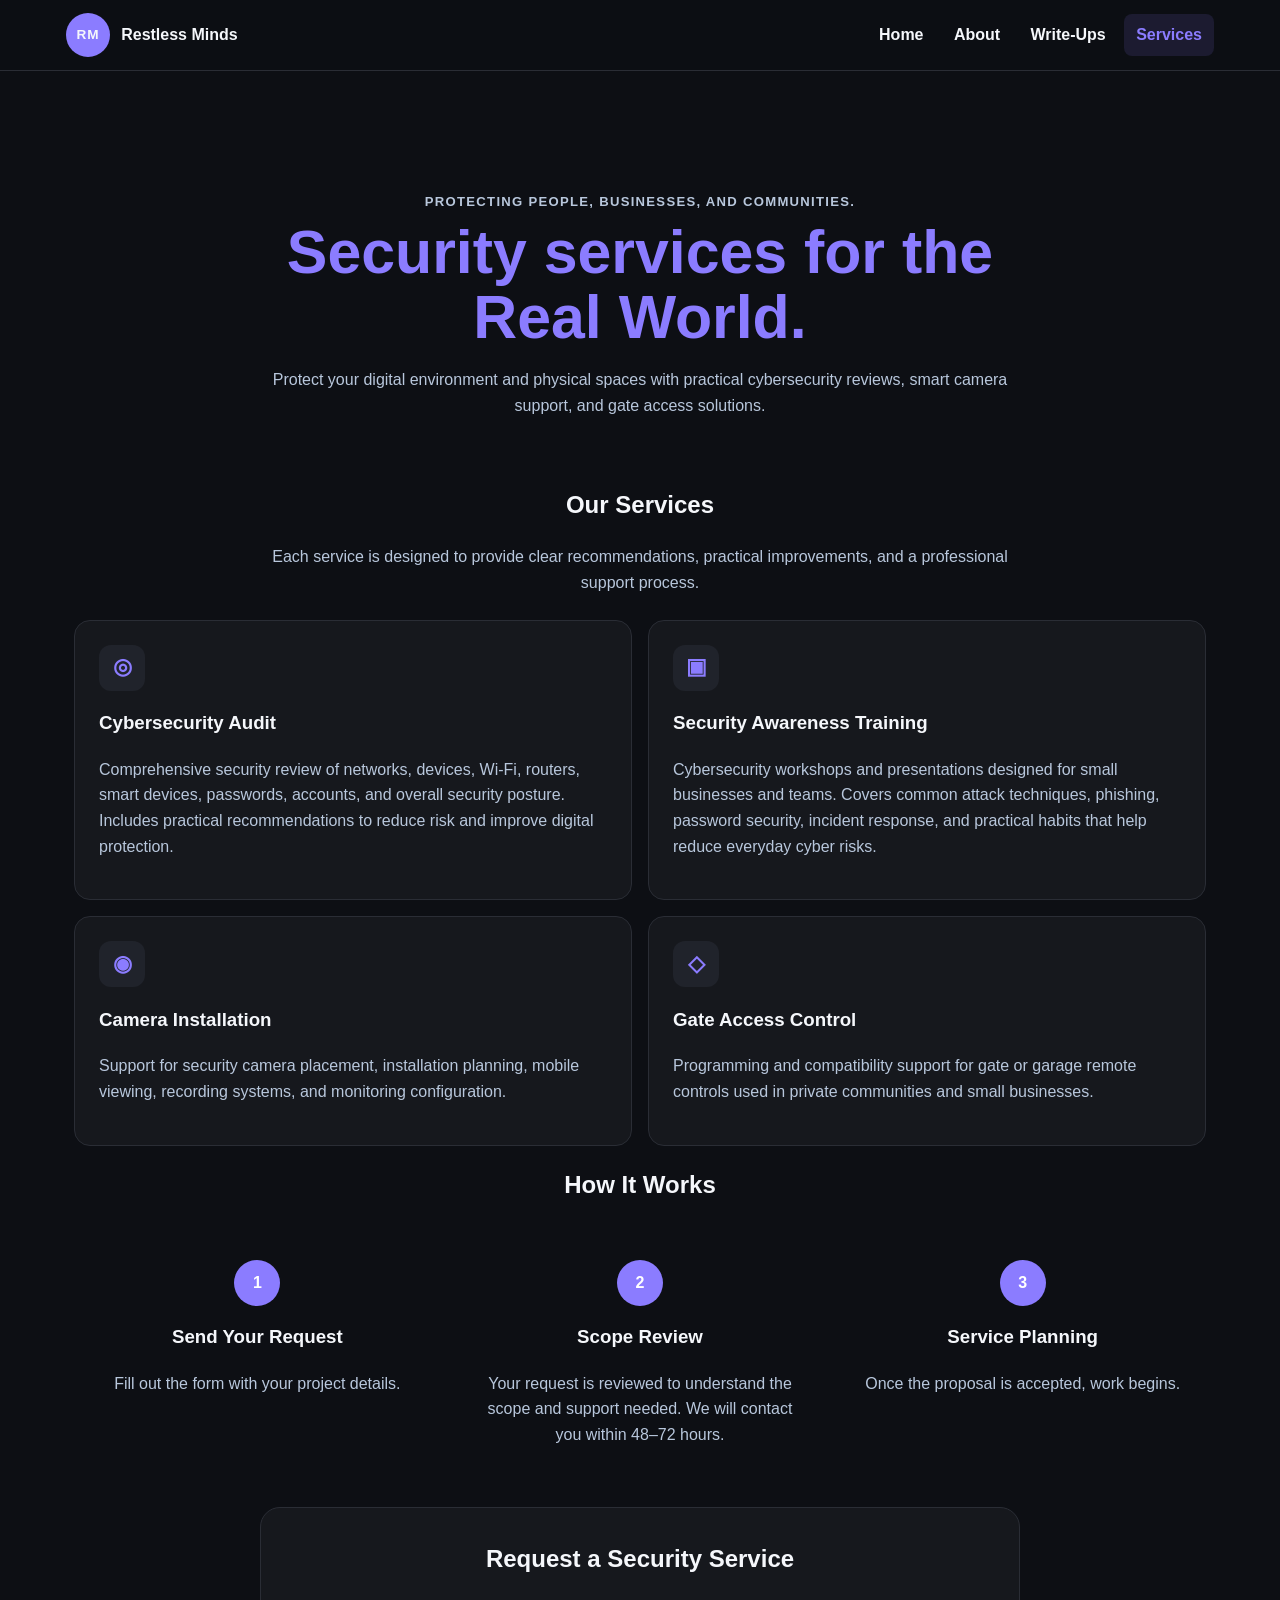
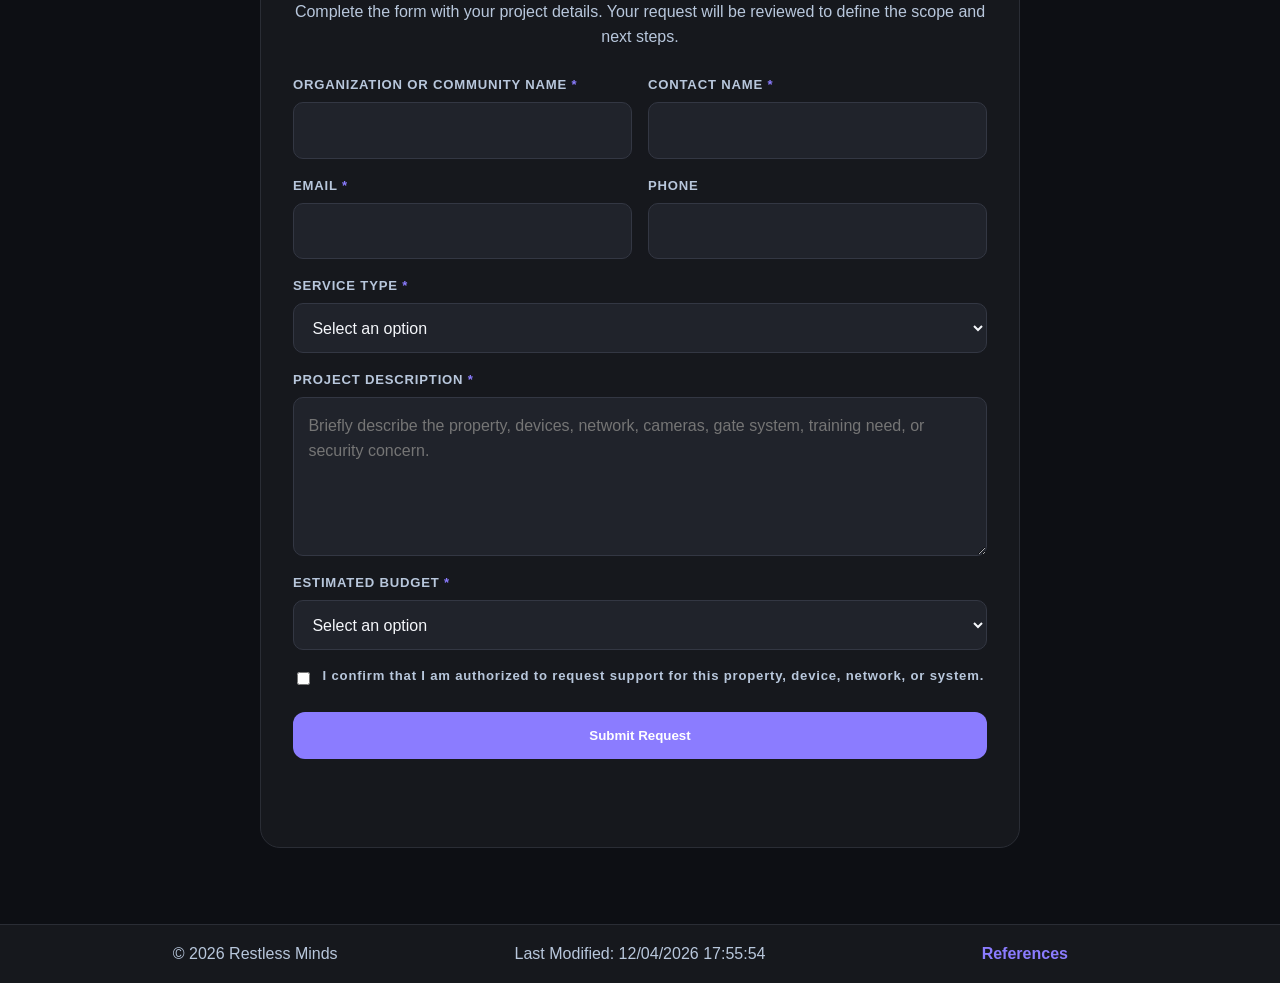
<file: project/services.html>
<!DOCTYPE html>
<html lang="en">

<head>
    <meta charset="UTF-8">
    <meta name="viewport" content="width=device-width, initial-scale=1.0">
    <meta name="description"
        content="Request cybersecurity audits, security awareness training, camera installation, or gate access control services from Restless Minds.">
    <meta name="author" content="Edgar Garcia Morado">
    <title>Restless Minds | Services</title>
    <link rel="stylesheet" href="styles/project.css">
    <script src="scripts/project.js" defer></script>
</head>

<body>
    <a class="skip-link" href="#main-content">Skip to main content</a>

    <header>
        <div class="nav-wrapper">
            <a class="brand" href="index.html" aria-label="Restless Minds home page">
                <span class="brand-mark">RM</span>
                <span class="brand-text">Restless Minds</span>
            </a>

            <button id="menu-button" class="menu-button" type="button" aria-label="Open navigation menu"
                aria-expanded="false">
                ☰
            </button>

            <nav id="primary-navigation" class="primary-navigation" aria-label="Primary navigation">
                <a href="index.html">Home</a>
                <a href="about.html">About</a>
                <a href="writeups.html">Write-Ups</a>
                <a href="services.html">Services</a>
            </nav>
        </div>
    </header>

    <main id="main-content">
        <section class="services-hero centered-header">
            <p class="eyebrow">Protecting People, Businesses, and Communities.</p>
            <h1>Security services for the Real World.</h1>
            <p>
                Protect your digital environment and physical spaces with practical cybersecurity reviews,
                smart camera support, and gate access solutions.
            </p>
        </section>

        <section class="services-section">
            <div class="section-heading centered-heading">
                <h2>Our Services</h2>
                <p>
                    Each service is designed to provide clear recommendations, practical improvements,
                    and a professional support process.
                </p>
            </div>

            <div class="service-grid">
                <article class="service-feature-card">
                    <div class="service-icon">◎</div>
                    <h3>Cybersecurity Audit</h3>
                    <p>
                        Comprehensive security review of networks, devices, Wi-Fi, routers, smart devices, passwords, accounts, and overall
                        security posture. Includes practical recommendations to reduce risk and improve digital protection.
                    </p>
                </article>

                <article class="service-feature-card">
                    <div class="service-icon">▣</div>
                    <h3>Security Awareness Training</h3>
                    <p>
                        Cybersecurity workshops and presentations designed for small businesses and teams. Covers common attack techniques,
                        phishing, password security, incident response, and practical habits that help reduce everyday cyber risks.
                    </p>
                </article>

                <article class="service-feature-card">
                    <div class="service-icon">◉</div>
                    <h3>Camera Installation</h3>
                    <p>
                        Support for security camera placement, installation planning, mobile viewing, recording systems, and monitoring
                        configuration.
                    </p>
                </article>

                <article class="service-feature-card">
                    <div class="service-icon">◇</div>
                    <h3>Gate Access Control</h3>
                    <p>
                        Programming and compatibility support for gate or garage remote controls
                        used in private communities and small businesses.
                    </p>
                </article>
            </div>
        </section>

        <section class="process-section">
            <div class="section-heading centered-heading">
                <h2>How It Works</h2>
            </div>

            <div class="process-grid">
                <article class="process-step">
                    <div class="step-number">1</div>
                    <h3>Send Your Request</h3>
                    <p>Fill out the form with your project details.</p>
                </article>

                <article class="process-step">
                    <div class="step-number">2</div>
                    <h3>Scope Review</h3>
                    <p>
                        Your request is reviewed to understand the scope and support needed. We will contact you
                        within 48–72 hours.
                    </p>
                </article>

                <article class="process-step">
                    <div class="step-number">3</div>
                    <h3>Service Planning</h3>
                    <p>Once the proposal is accepted, work begins.</p>
                </article>
            </div>
        </section>

        <section class="request-section simple-request-section">
            <div class="request-card">
                <div class="request-heading">
                    <h2>Request a Security Service</h2>
                    <p>
                        Complete the form with your project details. Your request will be reviewed to define the
                        scope and next steps.
                    </p>
                </div>

                <form id="service-form" class="service-form" method="get" action="services.html">
                    <div class="form-grid">
                        <div class="form-field">
                            <label for="organization-name">Organization or Community Name <span>*</span></label>
                            <input type="text" id="organization-name" name="organization-name" required>
                        </div>

                        <div class="form-field">
                            <label for="contact-name">Contact Name <span>*</span></label>
                            <input type="text" id="contact-name" name="contact-name" autocomplete="name" required>
                        </div>

                        <div class="form-field">
                            <label for="email">Email <span>*</span></label>
                            <input type="email" id="email" name="email" autocomplete="email" required>
                        </div>

                        <div class="form-field">
                            <label for="phone">Phone</label>
                            <input type="tel" id="phone" name="phone" autocomplete="tel">
                        </div>

                        <div class="form-field full-width">
                            <label for="service-type">Service Type <span>*</span></label>
                            <select id="service-type" name="service-type" required>
                                <option value="">Select an option</option>
                                <option value="cybersecurity">Cybersecurity Audit</option>
                                <option value="training">Security Awareness Training</option>
                                <option value="cameras">Camera Installation</option>
                                <option value="gate">Gate Access Control</option>
                            </select>
                        </div>

                        <div class="form-field full-width">
                            <label for="message">Project Description <span>*</span></label>
                            <textarea id="message" name="message" rows="5"
                                placeholder="Briefly describe the property, devices, network, cameras, gate system, training need, or security concern."
                                required></textarea>
                        </div>

                        <div class="form-field full-width">
                            <label for="budget">Estimated Budget <span>*</span></label>
                            <select id="budget" name="budget" required>
                                <option value="">Select an option</option>
                                <option value="basic">Basic</option>
                                <option value="standard">Standard</option>
                                <option value="advanced">Advanced</option>
                                <option value="not-sure">Not sure yet</option>
                            </select>
                        </div>

                        <label class="checkbox-label full-width">
                            <input type="checkbox" id="authorization" name="authorization" required>
                            I confirm that I am authorized to request support for this property, device, network, or
                            system.
                        </label>
                    </div>

                    <button class="button primary-button form-button" type="submit">Submit Request</button>

                    <p id="form-feedback" class="form-feedback" aria-live="polite"></p>
                </form>
            </div>
        </section>
    </main>

    <footer>
        <div class="footer-content">
            <p>&copy; <span id="current-year"></span> Restless Minds</p>
            <p id="last-modified"></p>
            <p><a href="references.html">References</a></p>
        </div>
    </footer>
</body>

</html>
</file>
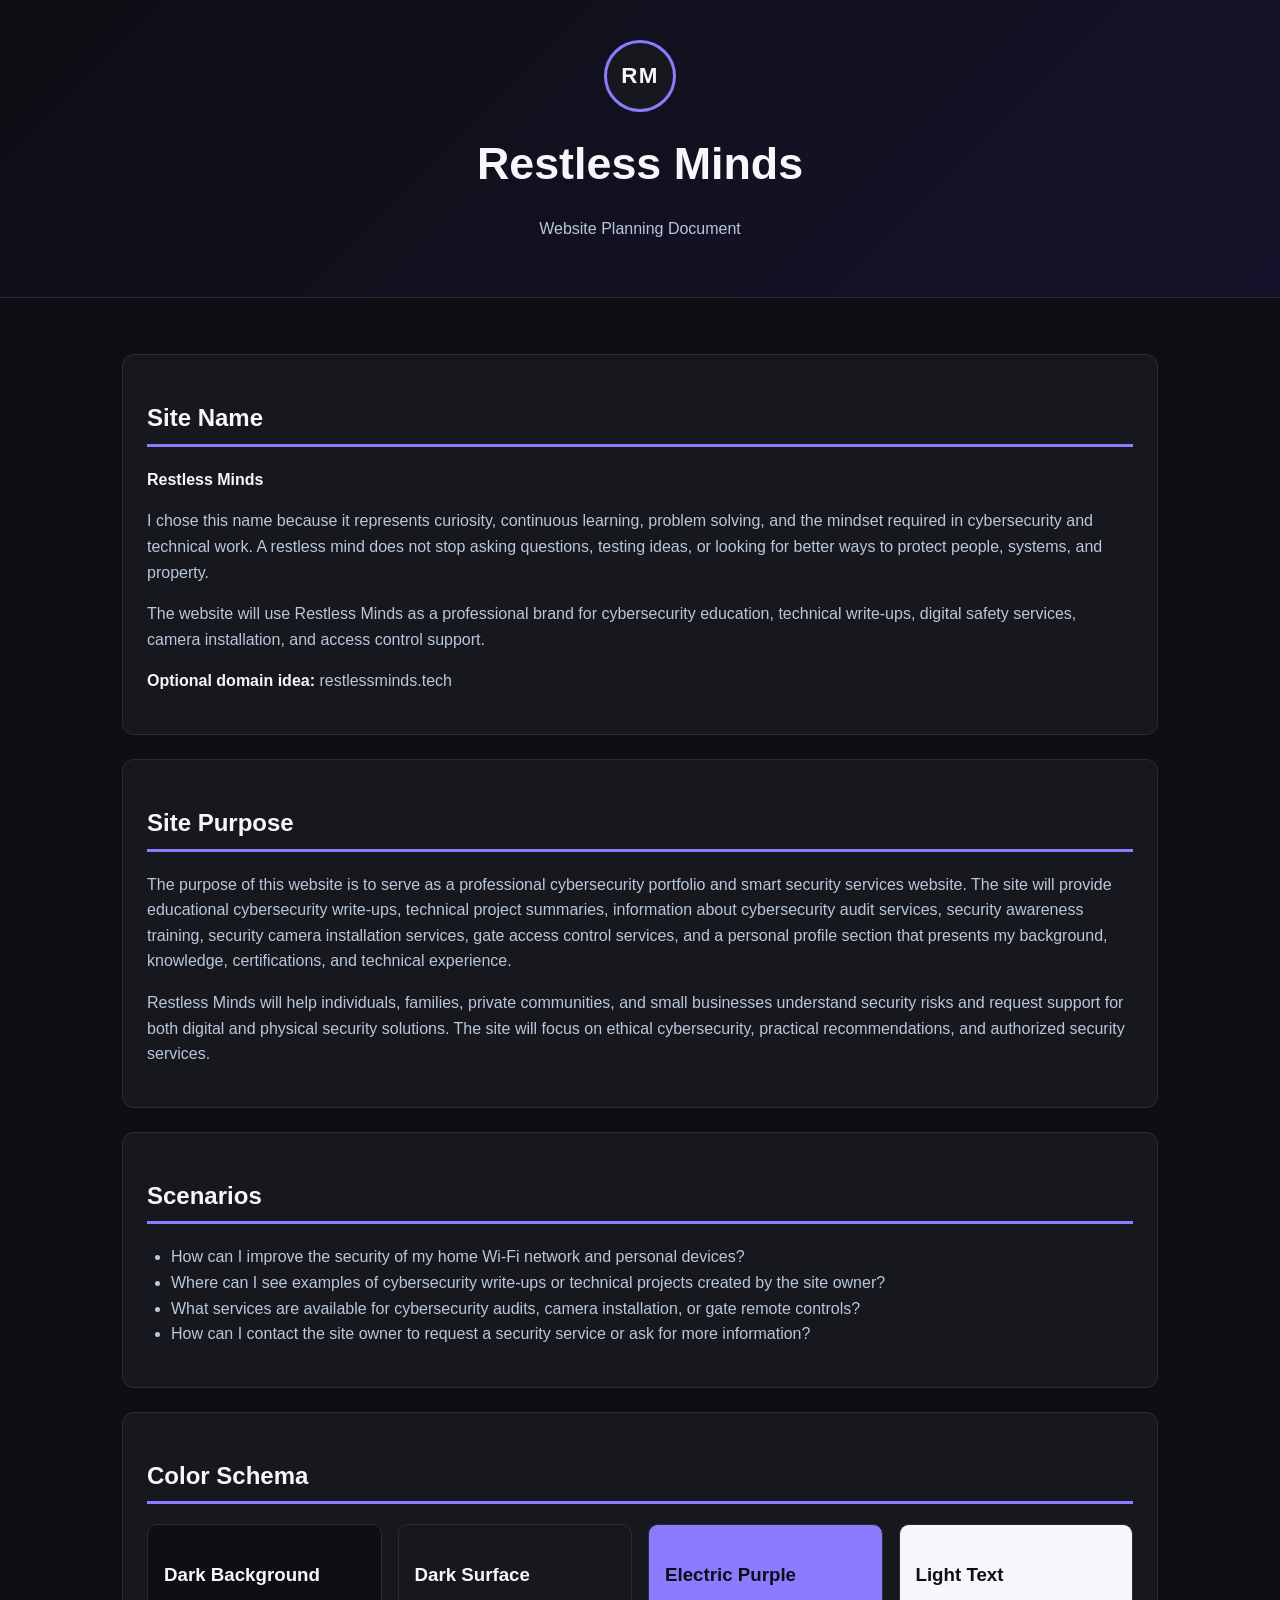
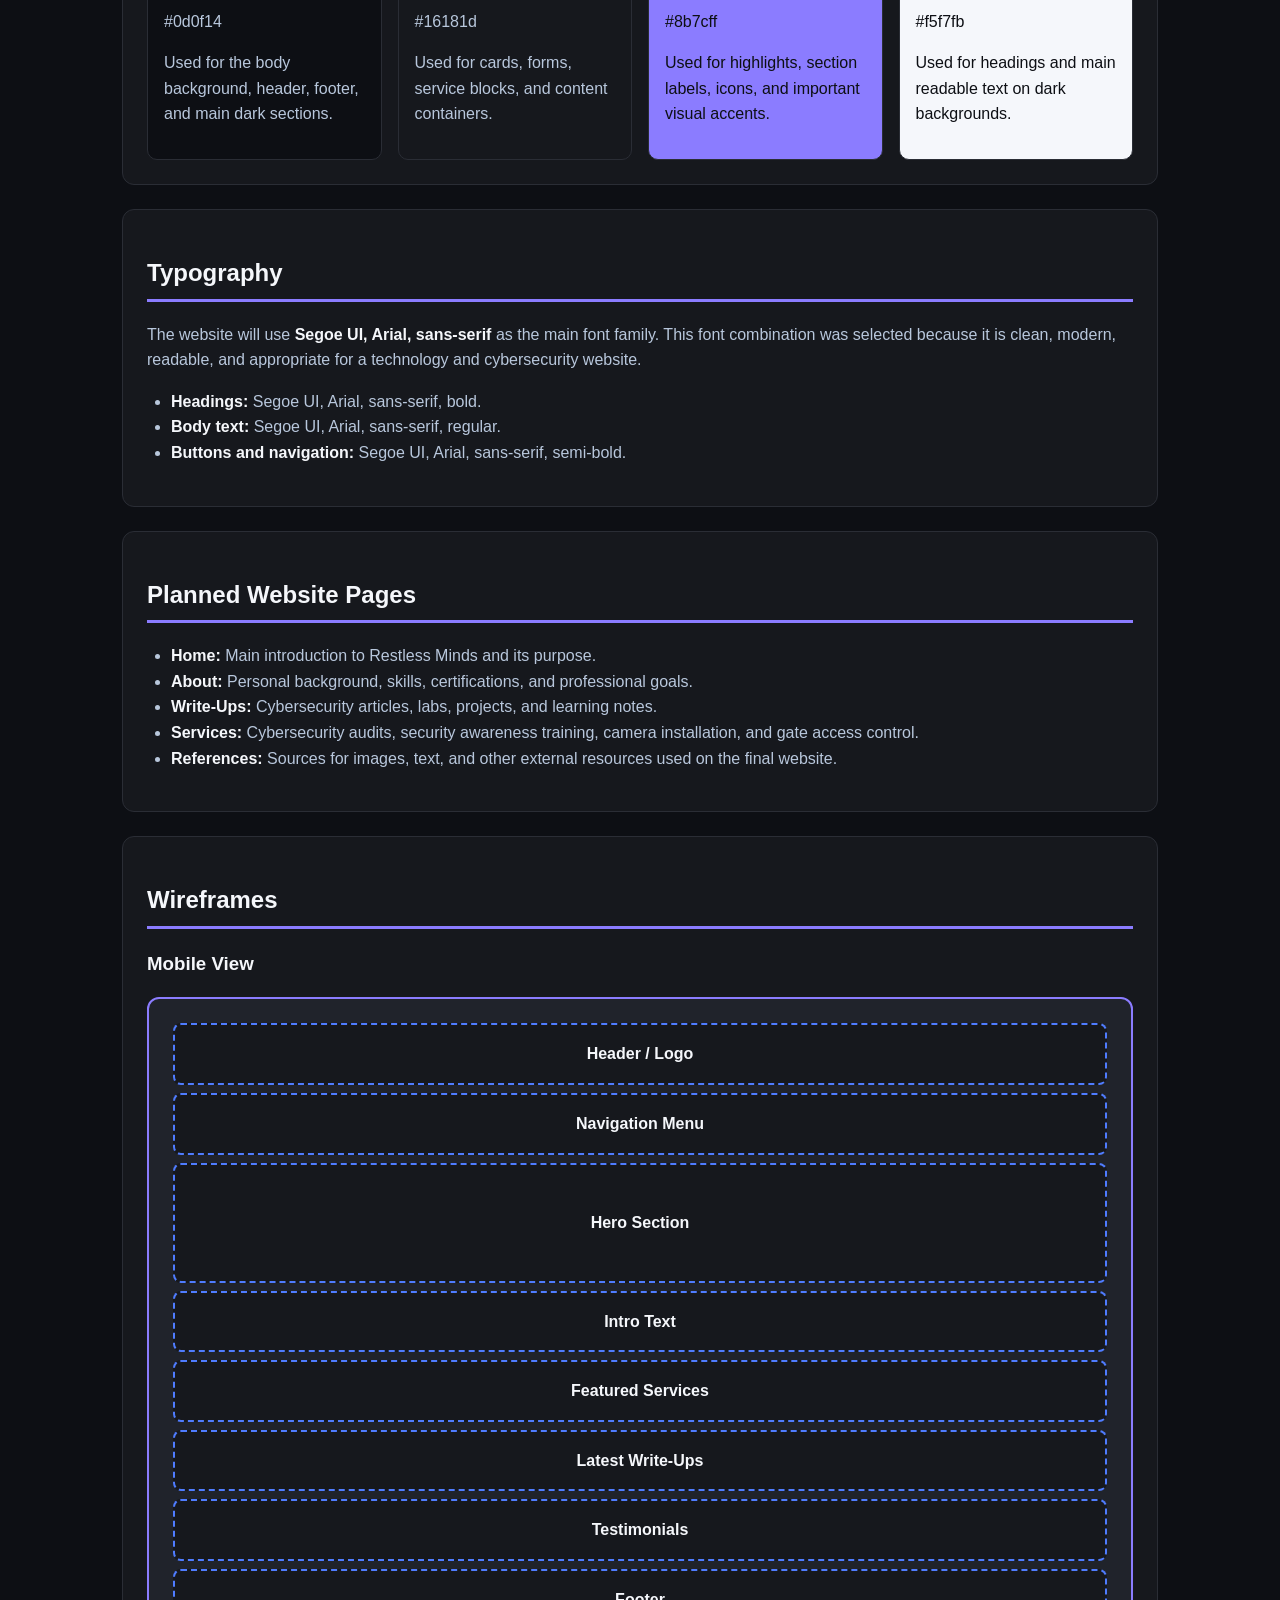
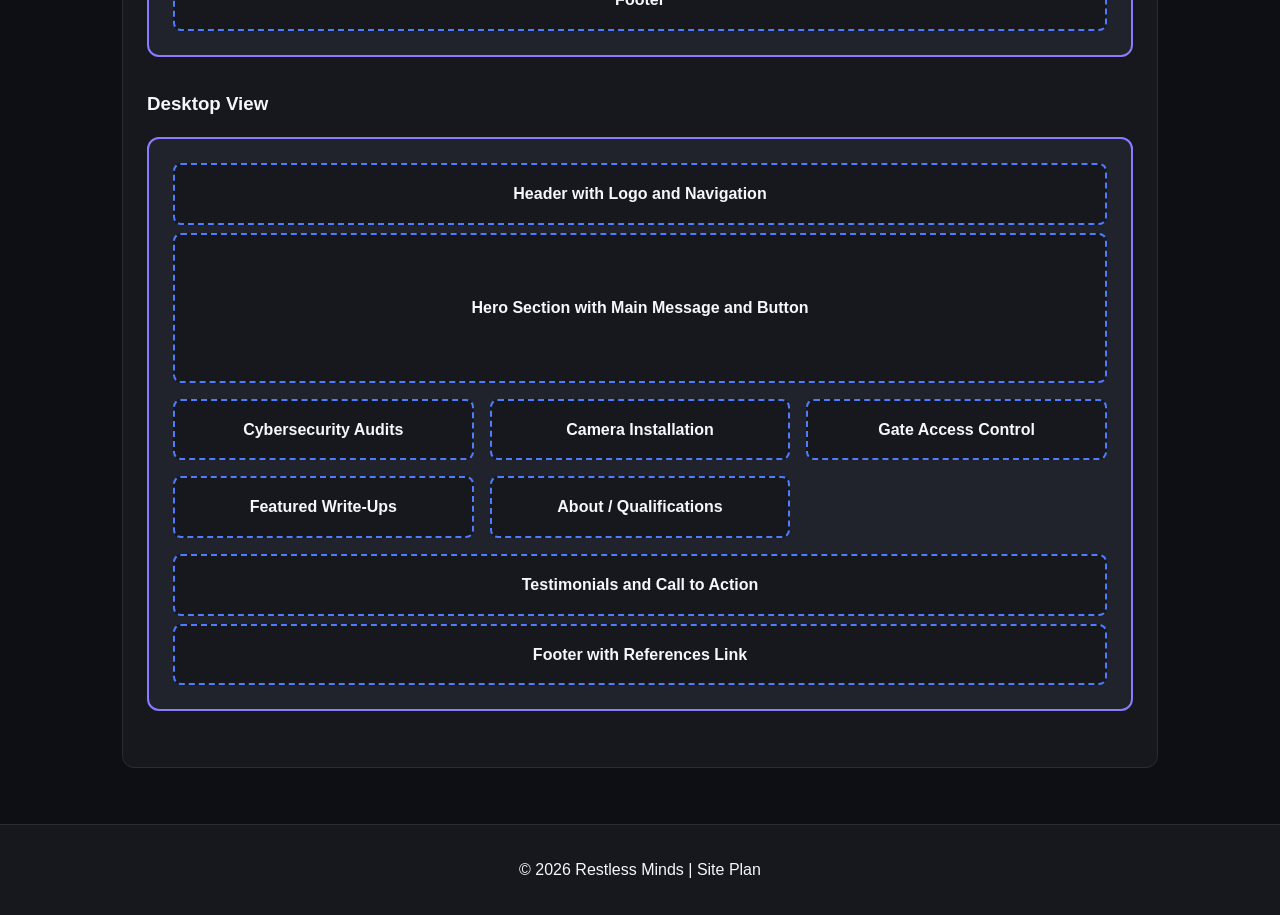
<file: project/siteplan.html>
<!DOCTYPE html>
<html lang="en">

<head>
    <meta charset="UTF-8">
    <meta name="viewport" content="width=device-width, initial-scale=1.0">
    <meta name="description"
        content="Website planning document for Restless Minds, a cybersecurity portfolio and smart security services website.">
    <meta name="author" content="Edgar Garcia Morado">
    <title>Restless Minds Site Plan</title>
    <link rel="stylesheet" href="styles/siteplan.css">
</head>

<body>
    <header>
        <div class="logo">RM</div>
        <h1>Restless Minds</h1>
        <p>Website Planning Document</p>
    </header>

    <main>
        <section>
            <h2>Site Name</h2>
            <p><strong>Restless Minds</strong></p>
            <p>
                I chose this name because it represents curiosity, continuous learning, problem solving,
                and the mindset required in cybersecurity and technical work. A restless mind does not stop
                asking questions, testing ideas, or looking for better ways to protect people, systems,
                and property.
            </p>
            <p>
                The website will use Restless Minds as a professional brand for cybersecurity education,
                technical write-ups, digital safety services, camera installation, and access control support.
            </p>
            <p><strong>Optional domain idea:</strong> restlessminds.tech</p>
        </section>

        <section>
            <h2>Site Purpose</h2>
            <p>
                The purpose of this website is to serve as a professional cybersecurity portfolio and smart
                security services website. The site will provide educational cybersecurity write-ups, technical
                project summaries, information about cybersecurity audit services, security awareness training, security camera
                installation services, gate access control services, and a personal profile section that presents
                my background, knowledge, certifications, and technical experience.
            </p>
            <p>
                Restless Minds will help individuals, families, private communities, and small businesses
                understand security risks and request support for both digital and physical security solutions.
                The site will focus on ethical cybersecurity, practical recommendations, and authorized security
                services.
            </p>
        </section>

        <section>
            <h2>Scenarios</h2>
            <ul>
                <li>How can I improve the security of my home Wi-Fi network and personal devices?</li>
                <li>Where can I see examples of cybersecurity write-ups or technical projects created by the site owner?
                </li>
                <li>What services are available for cybersecurity audits, camera installation, or gate remote controls?
                </li>
                <li>How can I contact the site owner to request a security service or ask for more information?</li>
            </ul>
        </section>

        <section>
            <h2>Color Schema</h2>
            <div class="color-grid">
                <div class="color-card background-color">
                    <h3>Dark Background</h3>
                    <p>#0d0f14</p>
                    <p>Used for the body background, header, footer, and main dark sections.</p>
                </div>

                <div class="color-card surface-color">
                    <h3>Dark Surface</h3>
                    <p>#16181d</p>
                    <p>Used for cards, forms, service blocks, and content containers.</p>
                </div>

                <div class="color-card purple-color">
                    <h3>Electric Purple</h3>
                    <p>#8b7cff</p>
                    <p>Used for highlights, section labels, icons, and important visual accents.</p>
                </div>

                <div class="color-card text-color-card">
                    <h3>Light Text</h3>
                    <p>#f5f7fb</p>
                    <p>Used for headings and main readable text on dark backgrounds.</p>
                </div>
            </div>
        </section>

        <section>
            <h2>Typography</h2>
            <p>
                The website will use <strong>Segoe UI, Arial, sans-serif</strong> as the main font family.
                This font combination was selected because it is clean, modern, readable, and appropriate for
                a technology and cybersecurity website.
            </p>
            <ul>
                <li><strong>Headings:</strong> Segoe UI, Arial, sans-serif, bold.</li>
                <li><strong>Body text:</strong> Segoe UI, Arial, sans-serif, regular.</li>
                <li><strong>Buttons and navigation:</strong> Segoe UI, Arial, sans-serif, semi-bold.</li>
            </ul>
        </section>

        <section>
            <h2>Planned Website Pages</h2>
            <ul>
                <li><strong>Home:</strong> Main introduction to Restless Minds and its purpose.</li>
                <li><strong>About:</strong> Personal background, skills, certifications, and professional goals.</li>
                <li><strong>Write-Ups:</strong> Cybersecurity articles, labs, projects, and learning notes.</li>
                <li><strong>Services:</strong> Cybersecurity audits, security awareness training, camera installation, and gate access control.</li>
                <li><strong>References:</strong> Sources for images, text, and other external resources used on the
                    final website.</li>
            </ul>
        </section>

        <section>
            <h2>Wireframes</h2>

            <h3>Mobile View</h3>
            <div class="wireframe mobile-wireframe">
                <div class="wire-box">Header / Logo</div>
                <div class="wire-box">Navigation Menu</div>
                <div class="wire-box large">Hero Section</div>
                <div class="wire-box">Intro Text</div>
                <div class="wire-box">Featured Services</div>
                <div class="wire-box">Latest Write-Ups</div>
                <div class="wire-box">Testimonials</div>
                <div class="wire-box">Footer</div>
            </div>

            <h3>Desktop View</h3>
            <div class="wireframe desktop-wireframe">
                <div class="wire-box full">Header with Logo and Navigation</div>
                <div class="wire-box hero">Hero Section with Main Message and Button</div>
                <div class="wire-row">
                    <div class="wire-box">Cybersecurity Audits</div>
                    <div class="wire-box">Camera Installation</div>
                    <div class="wire-box">Gate Access Control</div>
                </div>
                <div class="wire-row">
                    <div class="wire-box">Featured Write-Ups</div>
                    <div class="wire-box">About / Qualifications</div>
                </div>
                <div class="wire-box full">Testimonials and Call to Action</div>
                <div class="wire-box full">Footer with References Link</div>
            </div>
        </section>
    </main>

    <footer>
        <p>&copy; 2026 Restless Minds | Site Plan</p>
    </footer>
</body>

</html>
</file>
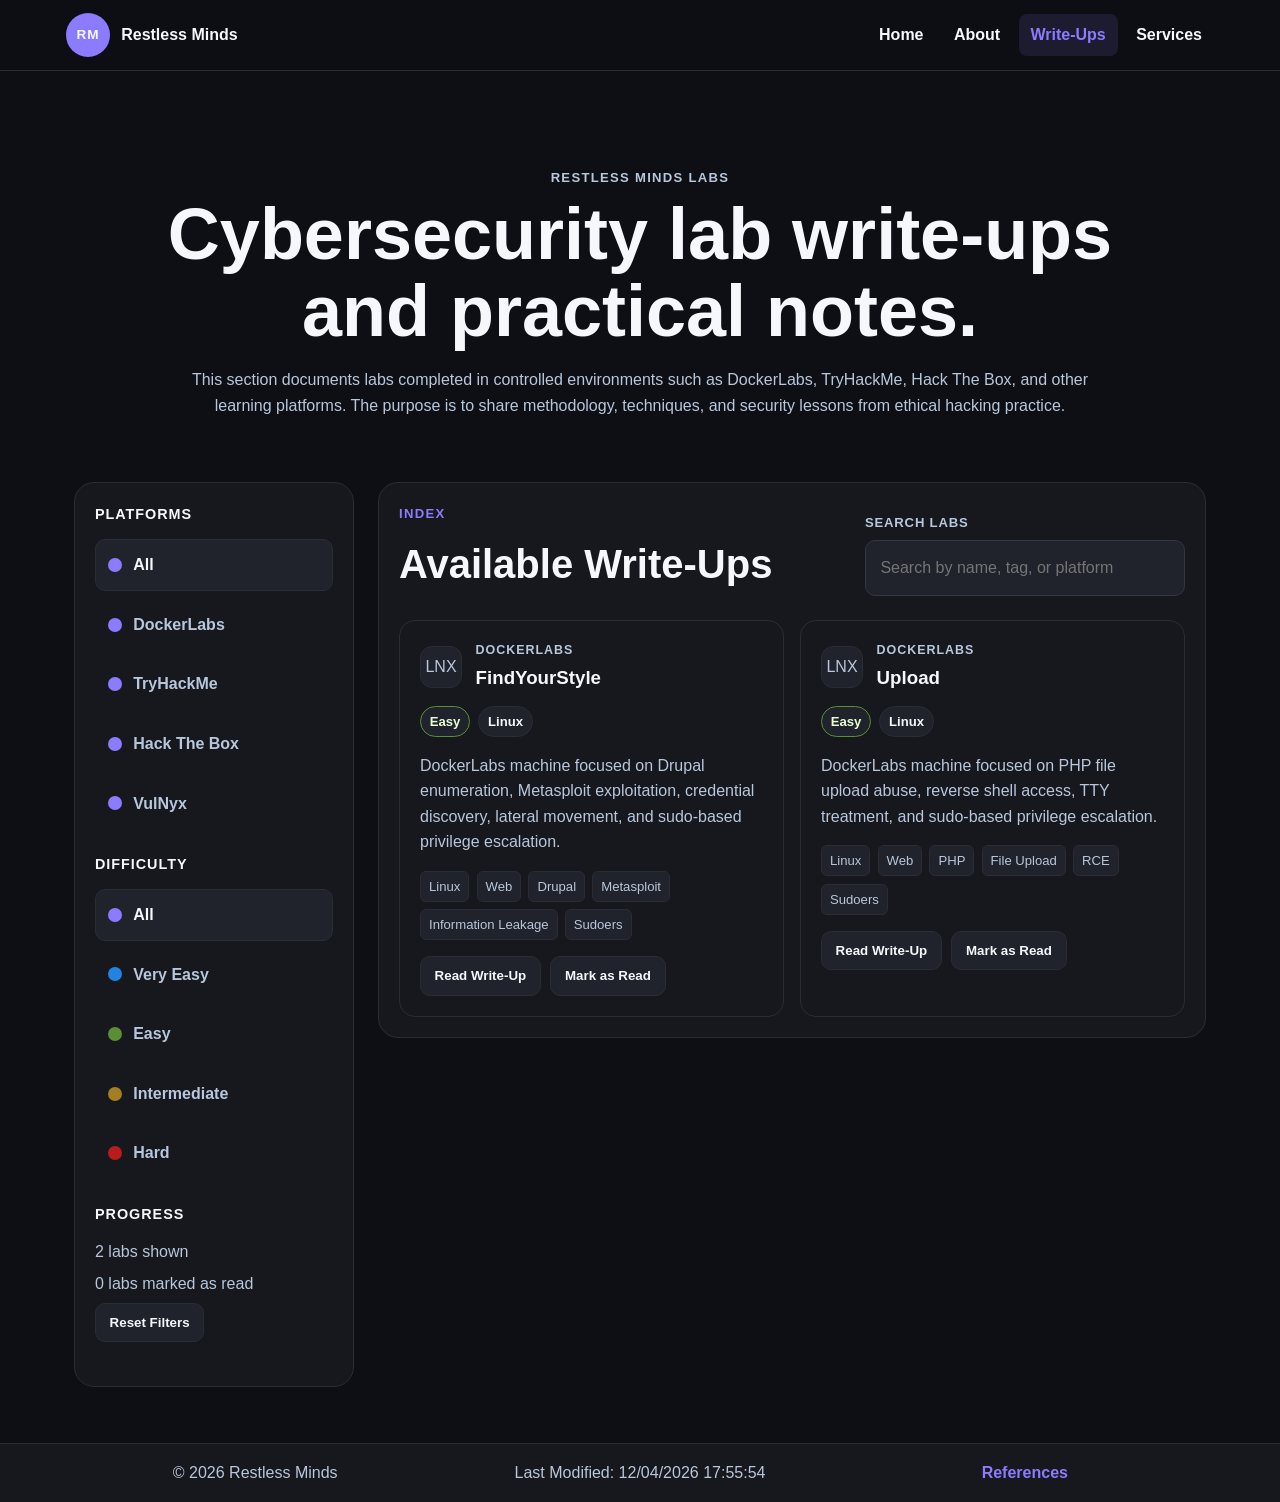
<file: project/writeups.html>
<!DOCTYPE html>
<html lang="en">

<head>
    <meta charset="UTF-8">
    <meta name="viewport" content="width=device-width, initial-scale=1.0">
    <meta name="description"
        content="Cybersecurity lab write-ups from Restless Minds, including DockerLabs, TryHackMe, Hack The Box, and other controlled learning platforms.">
    <meta name="author" content="Edgar Garcia Morado">
    <title>Restless Minds | Labs & Write-Ups</title>
    <link rel="stylesheet" href="styles/project.css">
    <script src="scripts/project.js" defer></script>
</head>

<body>
    <a class="skip-link" href="#main-content">Skip to main content</a>

    <header>
        <div class="nav-wrapper">
            <a class="brand" href="index.html" aria-label="Restless Minds home page">
                <span class="brand-mark">RM</span>
                <span class="brand-text">Restless Minds</span>
            </a>

            <button id="menu-button" class="menu-button" type="button" aria-label="Open navigation menu"
                aria-expanded="false">
                ☰
            </button>

            <nav id="primary-navigation" class="primary-navigation" aria-label="Primary navigation">
                <a href="index.html">Home</a>
                <a href="about.html">About</a>
                <a href="writeups.html">Write-Ups</a>
                <a href="services.html">Services</a>
            </nav>
        </div>
    </header>

    <main id="main-content">
        <section class="labs-hero">
            <p class="eyebrow">Restless Minds Labs</p>
            <h1>Cybersecurity lab write-ups and practical notes.</h1>
            <p>
                This section documents labs completed in controlled environments such as DockerLabs,
                TryHackMe, Hack The Box, and other learning platforms. The purpose is to share methodology,
                techniques, and security lessons from ethical hacking practice.
            </p>
        </section>

        <section class="labs-layout">
            <aside class="labs-sidebar" aria-label="Lab filters">
                <div class="sidebar-block">
                    <h2>Platforms</h2>
                    <div id="platform-filters" class="sidebar-filter-list"></div>
                </div>

                <div class="sidebar-block">
                    <h2>Difficulty</h2>
                    <div id="difficulty-filters" class="sidebar-filter-list"></div>
                </div>

                <div class="sidebar-block">
                    <h2>Progress</h2>
                    <p><span id="lab-count">0</span> labs shown</p>
                    <p><span id="read-count">0</span> labs marked as read</p>
                    <button id="reset-lab-filters" class="small-action-button" type="button">Reset Filters</button>
                </div>
            </aside>

            <section class="labs-main">
                <div class="labs-heading-row">
                    <div>
                        <p class="eyebrow">Index</p>
                        <h2>Available Write-Ups</h2>
                    </div>

                    <div class="search-wrapper">
                        <label for="lab-search">Search labs</label>
                        <input type="search" id="lab-search" name="lab-search"
                            placeholder="Search by name, tag, or platform">
                    </div>
                </div>

                <div id="lab-cards" class="lab-card-grid" aria-live="polite"></div>

                <article id="lab-detail" class="lab-detail-panel" aria-live="polite">
                    <p class="eyebrow">Selected Lab</p>
                    <h2>Select a lab to read the write-up.</h2>
                    <p>
                        Choose any lab card to display the full write-up, including port scanning, exploitation notes, and privilege escalation steps.
                    </p>
                </article>
            </section>
        </section>
    </main>

    <footer>
        <div class="footer-content">
            <p>&copy; <span id="current-year"></span> Restless Minds</p>
            <p id="last-modified"></p>
            <p><a href="references.html">References</a></p>
        </div>
    </footer>
</body>

</html>
</file>
<file: styles/base.css>
* {
    box-sizing: border-box;
}

body {
    margin: 0;
    font-family: "Roboto", Arial, sans-serif;
    background-color: #f4f1ee;
    color: #222222;
}

header {
    background-color: #2f5d7c;
    color: white;
    text-align: center;
}

#course-title {
    display: block;
    padding: 1.4rem;
    font-family: "Nunito", sans-serif;
    font-size: 1.5rem;
    font-weight: 700;
}

nav {
    display: flex;
    background-color: #333333;
}

nav a {
    flex: 1;
    color: white;
    text-align: center;
    text-decoration: none;
    padding: 1rem;
    font-weight: 600;
}

nav a:hover {
    background-color: #ffe169;
    color: #111111;
}

nav a:focus-visible {
    outline: 3px solid #ffe169;
    outline-offset: -3px;
}

main {
    max-width: 1100px;
    margin: 0 auto;
    padding: 1.5rem;
    display: grid;
    grid-template-columns: 2fr 1fr;
    gap: 1rem;
}

h1 {
    grid-column: 1 / -1;
    text-align: center;
    font-family: "Nunito", sans-serif;
    font-size: 2rem;
    margin: 0.5rem 0 1rem;
}

.card {
    background-color: white;
    border: 1px solid #c7c7c7;
    border-radius: 8px;
    overflow: hidden;
}

.card h2 {
    margin: 0;
    padding: 1rem;
    background-color: #2f5d7c;
    color: white;
    text-align: center;
    font-family: "Nunito", sans-serif;
    font-size: 1.2rem;
}

.card h3 {
    text-align: center;
    font-family: "Nunito", sans-serif;
    margin: 1rem 2rem;
    padding-bottom: 0.5rem;
    border-bottom: 1px solid #c7c7c7;
}

.card p {
    line-height: 1.6;
}

.about-me {
    display: grid;
    grid-template-columns: 2fr 1fr;
    gap: 1.2rem;
    padding: 1.5rem;
    align-items: start;
}

.about-me img,
.country img {
    max-width: 100%;
    height: auto;
    border: 1px solid #c7c7c7;
}

.country {
    display: grid;
    grid-template-columns: 1fr 2fr;
    gap: 1rem;
    padding: 1.5rem;
    align-items: center;
}

figure {
    margin: 0;
    text-align: center;
}

figcaption {
    font-size: 0.9rem;
    font-style: italic;
    margin-top: 0.5rem;
}

.card ul {
    padding: 1.5rem 2rem 2rem 2.5rem;
    line-height: 1.8;
}

.card a {
    color: #1a4fc4;
}

.card a:hover {
    color: #000000;
}

footer {
    background-color: #2f5d7c;
    color: white;
    text-align: center;
    padding: 1rem;
    margin-top: 1rem;
}

footer p {
    margin: 0.4rem;
}

#lastModified {
    color: #ffe169;
    font-size: 0.9rem;
}

@media screen and (max-width: 750px) {
    nav {
        flex-direction: column;
    }

    main,
    .about-me,
    .country {
        grid-template-columns: 1fr;
    }

    main {
        padding: 1rem;
    }
}
</file>
<file: project/styles/project.css>
:root {
    --background-color: #0d0f14;
    --surface-color: #16181d;
    --surface-soft: #20232b;
    --surface-lighter: #242733;
    --accent-purple: #8b7cff;
    --button-purple: #8b7cff;
    --accent-blue: #8b7cff;
    --text-light: #f5f7fb;
    --muted-text: #b8c7dc;
    --border-color: #2a2d35;
    --white-color: #ffffff;
    --success-color: #8b7cff;
    --shadow: none;
    --max-width: 1180px;
}

* {
    box-sizing: border-box;
}

html {
    scroll-behavior: smooth;
}

body {
    margin: 0;
    font-family: "Segoe UI", Arial, sans-serif;
    color: var(--text-light);
    background-color: var(--background-color);
    line-height: 1.6;
}

img {
    display: block;
    max-width: 100%;
    height: auto;
}

a {
    color: var(--accent-purple);
    font-weight: 700;
    text-decoration: none;
}

a:hover,
a:focus {
    text-decoration: underline;
}

.skip-link {
    position: absolute;
    top: -100px;
    left: 1rem;
    z-index: 20;
    padding: 0.75rem 1rem;
    color: var(--background-color);
    background-color: var(--success-color);
    border-radius: 0 0 8px 8px;
}

.skip-link:focus {
    top: 0;
}

header {
    position: sticky;
    top: 0;
    z-index: 10;
    background-color: rgba(13, 15, 20, 0.98);
    border-bottom: 1px solid var(--border-color);
}

.nav-wrapper {
    max-width: var(--max-width);
    margin: 0 auto;
    padding: 0.8rem 1rem;
    display: flex;
    align-items: center;
    justify-content: space-between;
    gap: 1rem;
}

.brand {
    display: flex;
    align-items: center;
    gap: 0.7rem;
    color: var(--text-light);
}

.brand:hover,
.brand:focus {
    text-decoration: none;
}

.brand-mark {
    width: 44px;
    height: 44px;
    display: grid;
    place-items: center;
    font-size: 0.85rem;
    font-weight: 900;
    letter-spacing: 0.06rem;
    color: var(--text-light);
    background-color: var(--accent-purple);
    border-radius: 50%;
}

.brand-text {
    font-size: 1rem;
    font-weight: 900;
}

.menu-button {
    padding: 0.55rem 0.75rem;
    font-size: 1.4rem;
    color: var(--text-light);
    background: transparent;
    border: 1px solid var(--accent-purple);
    border-radius: 8px;
    cursor: pointer;
}

.primary-navigation {
    position: absolute;
    top: 68px;
    left: 0;
    right: 0;
    display: none;
    flex-direction: column;
    background-color: var(--surface-color);
    border-top: 1px solid var(--border-color);
}

.primary-navigation.open {
    display: flex;
}

.primary-navigation a {
    padding: 1rem;
    color: var(--text-light);
    border-bottom: 1px solid var(--border-color);
}

.primary-navigation a:hover,
.primary-navigation a:focus,
.primary-navigation a.active {
    color: var(--accent-purple);
    text-decoration: none;
}

main {
    max-width: var(--max-width);
    margin: 0 auto;
    padding: 1rem;
}

.page-header,
.section {
    margin: 1.25rem 0;
    padding: 1.25rem;
    background-color: var(--surface-color);
    border: 1px solid var(--border-color);
    border-radius: 20px;
    box-shadow: var(--shadow);
}

.page-header h1 {
    margin: 0 0 1rem;
    font-size: 2.4rem;
    line-height: 1.08;
    color: var(--text-light);
}

.page-header p,
.section-heading p,
.section p {
    color: var(--muted-text);
}

.centered-header,
.centered-heading {
    max-width: 820px;
    margin-left: auto;
    margin-right: auto;
    text-align: center;
}

.eyebrow {
    margin: 0 0 0.5rem;
    font-size: 0.82rem;
    font-weight: 900;
    letter-spacing: 0.08rem;
    text-transform: uppercase;
    color: var(--accent-purple);
}

.button {
    display: inline-block;
    padding: 0.9rem 1.2rem;
    border-radius: 12px;
    font-weight: 900;
    text-align: center;
    border: 2px solid transparent;
    cursor: pointer;
}

.button:hover,
.button:focus {
    text-decoration: none;
}

.primary-button {
    color: var(--white-color);
    background-color: var(--accent-purple);
    border-color: transparent;
}

.primary-button:hover,
.primary-button:focus {
    filter: none;
}

.secondary-button {
    color: var(--text-light);
    background-color: transparent;
    border-color: var(--accent-purple);
}

.secondary-button:hover,
.secondary-button:focus {
    background-color: rgba(139, 124, 255, 0.12);
}

.hero-actions {
    display: flex;
    flex-direction: column;
    gap: 0.8rem;
    margin-top: 1.5rem;
}

.section-heading {
    max-width: 760px;
    margin-bottom: 1.5rem;
}

.section-heading h2,
.section h2 {
    margin-top: 0;
    color: var(--text-light);
}

.card-grid,
.service-grid,
.process-grid {
    display: grid;
    gap: 1rem;
}

.testimonial-card,
.service-feature-card,
.process-step {
    padding: 1.5rem;
    background-color: var(--surface-color);
    border: 1px solid var(--border-color);
    border-radius: 16px;
    box-shadow: none;
}

.testimonial-card:hover,
.service-feature-card:hover {
    border-color: rgba(139, 124, 255, 0.75);
}

.testimonial-card h3,
.service-feature-card h3,
.process-step h3 {
    margin-top: 0;
    color: var(--text-light);
}

.testimonial-card p,
.service-feature-card p,
.process-step p {
    color: var(--muted-text);
}

.card-icon,
.service-icon {
    width: 46px;
    height: 46px;
    margin-bottom: 1.1rem;
    display: grid;
    place-items: center;
    color: var(--accent-purple);
    background-color: var(--surface-soft);
    border-radius: 12px;
    font-weight: 900;
}

.service-icon {
    font-size: 1.35rem;
}

.badge-row {
    display: flex;
    flex-wrap: wrap;
    gap: 0.5rem;
    margin: 0.8rem 0;
}

.badge {
    display: inline-block;
    padding: 0.25rem 0.55rem;
    font-size: 0.82rem;
    font-weight: 900;
    color: var(--text-light);
    background-color: var(--surface-soft);
    border: 1px solid var(--border-color);
    border-radius: 999px;
}

.reference-list li {
    margin: 0.5rem 0;
    color: var(--muted-text);
}

/* Home Page */
.home-hero {
    display: grid;
    gap: 2rem;
    align-items: center;
    margin: 2rem 0;
    padding: 2rem;
    background-color: transparent;
    border: none;
    border-radius: 24px;
    box-shadow: none;
}

.home-hero-content {
    text-align: center;
}

.home-hero h1 {
    margin: 0 0 1rem;
    font-size: 4rem;
    line-height: 0.95;
    color: var(--text-light);
}

.home-hero-subtitle {
    max-width: 780px;
    margin: 0 auto;
    color: var(--muted-text);
    font-size: 1.1rem;
}

.home-terminal-card {
    padding: 1rem;
    background-color: #090b10;
    border: 1px solid var(--border-color);
    border-radius: 18px;
    box-shadow: none;
}

.terminal-header {
    display: flex;
    gap: 0.45rem;
    padding-bottom: 1rem;
    border-bottom: 1px solid var(--border-color);
}

.terminal-header span {
    width: 12px;
    height: 12px;
    display: block;
    background-color: var(--accent-purple);
    border-radius: 50%;
}

.terminal-content {
    padding-top: 1rem;
    font-family: Consolas, "Courier New", monospace;
}

.terminal-content p {
    margin: 0.45rem 0;
    color: var(--muted-text);
}

.terminal-content span {
    color: var(--success-color);
    font-weight: 900;
}

.home-mission-section,
.home-section,
.home-services-preview,
.home-labs-preview,
.home-cta-panel {
    margin: 3rem 0;
}

.home-mission-card {
    max-width: 980px;
    margin: 0 auto;
    padding: 2rem;
    background-color: var(--surface-color);
    border: 1px solid var(--border-color);
    border-radius: 22px;
    box-shadow: var(--shadow);
}

.home-mission-card h2 {
    margin-top: 0;
    color: var(--text-light);
}

.home-mission-card p {
    color: var(--muted-text);
    font-size: 1.03rem;
}

.home-feature-grid {
    display: grid;
    gap: 1rem;
}

.home-feature-card {
    padding: 1.5rem;
    background-color: var(--surface-color);
    border: 1px solid var(--border-color);
    border-radius: 18px;
    box-shadow: var(--shadow);
}

.home-feature-card:hover {
    border-color: rgba(139, 124, 255, 0.75);
}

.home-feature-card h3 {
    margin-top: 0;
    color: var(--text-light);
}

.home-feature-card p {
    color: var(--muted-text);
}

.home-labs-preview {
    display: grid;
    gap: 1.5rem;
    align-items: center;
    padding: 2rem;
    background-color: var(--surface-color);
    border: 1px solid var(--border-color);
    border-radius: 22px;
    box-shadow: var(--shadow);
}

.home-labs-preview h2 {
    margin-top: 0;
    color: var(--text-light);
}

.home-labs-preview p {
    color: var(--muted-text);
}

.home-lab-list {
    display: grid;
    gap: 1rem;
}

.home-lab-item {
    display: flex;
    gap: 1rem;
    align-items: flex-start;
    padding: 1rem;
    background-color: var(--surface-soft);
    border: 1px solid var(--border-color);
    border-radius: 14px;
}

.home-lab-item h3 {
    margin: 0 0 0.3rem;
    color: var(--text-light);
}

.home-lab-item p {
    margin: 0;
    color: var(--muted-text);
}

.home-services-preview {
    padding: 2rem;
    background-color: var(--surface-color);
    border: 1px solid var(--border-color);
    border-radius: 22px;
    box-shadow: var(--shadow);
}

.home-cta-panel {
    max-width: 980px;
    margin-left: auto;
    margin-right: auto;
    padding: 2.5rem 2rem;
    text-align: center;
    background-color: var(--surface-color);
    border: 1px solid var(--border-color);
    border-radius: 24px;
    box-shadow: var(--shadow);
}

.home-cta-panel h2 {
    margin-top: 0;
    color: var(--text-light);
    font-size: 2.1rem;
}

.home-cta-panel p {
    max-width: 760px;
    margin-left: auto;
    margin-right: auto;
    color: var(--muted-text);
}

.centered-actions {
    justify-content: center;
}

/* Services Page */
.services-hero {
    max-width: 820px;
    margin: 2rem auto 1.25rem;
    padding: 3rem 1rem 2rem;
    text-align: center;
}

.services-hero h1 {
    margin: 0 0 1rem;
    font-size: 2.4rem;
    line-height: 1.08;
    color: var(--accent-purple);
}

.services-hero p {
    color: var(--muted-text);
}

.services-section,
.process-section {
    margin: 1.25rem 0;
    background-color: transparent;
    border: none;
    box-shadow: none;
}

.service-grid {
    grid-template-columns: 1fr;
}

.process-grid {
    grid-template-columns: 1fr;
    margin-top: 2rem;
}

.process-step {
    text-align: center;
    background-color: transparent;
    border: none;
    box-shadow: none;
}

.step-number {
    width: 46px;
    height: 46px;
    margin: 0 auto 1rem;
    display: grid;
    place-items: center;
    color: var(--white-color);
    background-color: var(--accent-purple);
    border-radius: 50%;
    font-weight: 900;
}

.request-section.simple-request-section {
    display: flex;
    justify-content: center;
    align-items: flex-start;
    margin: 1.25rem 0;
}

.request-card {
    width: 100%;
    max-width: 760px;
    margin: 0 auto;
    padding: 1.25rem;
    background-color: var(--surface-color);
    border: 1px solid var(--border-color);
    border-radius: 20px;
    box-shadow: var(--shadow);
}

.request-heading {
    text-align: center;
    margin-bottom: 1.5rem;
}

.request-heading h2 {
    margin-top: 0;
    color: var(--text-light);
}

.request-heading p {
    color: var(--muted-text);
}

.service-form {
    display: grid;
    gap: 1rem;
    width: 100%;
}

.form-grid {
    display: grid;
    gap: 1rem;
}

.form-field {
    display: grid;
    gap: 0.45rem;
}

.form-field label,
.checkbox-label {
    font-size: 0.82rem;
    font-weight: 900;
    letter-spacing: 0.05rem;
    text-transform: uppercase;
    color: var(--muted-text);
}

.form-field label span {
    color: var(--accent-purple);
}

input,
select,
textarea {
    width: 100%;
    padding: 0.9rem;
    font: inherit;
    color: var(--text-light);
    background-color: var(--surface-soft);
    border: 1px solid #333743;
    border-radius: 10px;
}

input:focus,
select:focus,
textarea:focus {
    outline: 3px solid rgba(139, 124, 255, 0.35);
    border-color: var(--accent-purple);
}

textarea {
    resize: vertical;
}

.checkbox-label {
    display: flex;
    align-items: flex-start;
    gap: 0.6rem;
    line-height: 1.5;
    text-transform: none;
}

.checkbox-label input {
    width: auto;
    margin-top: 0.35rem;
}

.form-button {
    width: 100%;
    margin-top: 0.5rem;
}

.form-feedback {
    min-height: 1.5rem;
    margin: 1rem 0 0;
    text-align: center;
    font-weight: 700;
    color: var(--success-color);
}

/* Labs and Write-Ups Page */
.labs-hero {
    max-width: 980px;
    margin: 2rem auto;
    padding: 2.5rem 1rem 1rem;
    text-align: center;
}

.labs-hero h1 {
    margin: 0 0 1rem;
    font-size: 2.8rem;
    line-height: 1.08;
    color: var(--text-light);
}

.labs-hero p {
    color: var(--muted-text);
}

.labs-layout {
    display: grid;
    gap: 1.5rem;
}

.labs-sidebar,
.labs-main,
.lab-detail-panel {
    background-color: var(--surface-color);
    border: 1px solid var(--border-color);
    border-radius: 20px;
    box-shadow: var(--shadow);
}

.labs-sidebar {
    padding: 1.25rem;
}

.sidebar-block {
    margin-bottom: 1.5rem;
}

.sidebar-block h2 {
    margin: 0 0 0.8rem;
    font-size: 0.9rem;
    letter-spacing: 0.06rem;
    text-transform: uppercase;
    color: var(--text-light);
}

.sidebar-block p {
    margin: 0.4rem 0;
    color: var(--muted-text);
}

.sidebar-filter-list {
    display: grid;
    gap: 0.5rem;
}

.sidebar-filter-button {
    display: flex;
    align-items: center;
    gap: 0.7rem;
    width: 100%;
    padding: 0.75rem;
    color: var(--muted-text);
    background-color: transparent;
    border: 1px solid transparent;
    border-radius: 10px;
    font: inherit;
    font-weight: 800;
    text-align: left;
    cursor: pointer;
}

.sidebar-filter-button:hover,
.sidebar-filter-button:focus,
.sidebar-filter-button.active {
    color: var(--text-light);
    background-color: var(--surface-soft);
    border-color: var(--border-color);
}

.filter-dot {
    width: 14px;
    height: 14px;
    display: inline-block;
    flex: 0 0 14px;
    background-color: var(--accent-blue);
    border-radius: 50%;
}

.filter-dot.very-easy {
    background-color: #2383e2;
}

.filter-dot.easy {
    background-color: #5a8f35;
}

.filter-dot.intermediate {
    background-color: #a47f22;
}

.labs-main {
    padding: 1.25rem;
}

.labs-heading-row {
    display: grid;
    gap: 1rem;
    margin-bottom: 1.5rem;
}

.labs-heading-row h2 {
    margin: 0;
    font-size: 2rem;
    color: var(--text-light);
}

.search-wrapper {
    display: grid;
    gap: 0.45rem;
}

.search-wrapper label {
    font-size: 0.82rem;
    font-weight: 900;
    letter-spacing: 0.05rem;
    text-transform: uppercase;
    color: var(--muted-text);
}

.lab-card-grid {
    display: grid;
    gap: 1rem;
}

.lab-card {
    padding: 1.25rem;
    background-color: var(--surface-color);
    border: 1px solid var(--border-color);
    border-radius: 16px;
}

.lab-card:hover {
    border-color: rgba(139, 124, 255, 0.75);
}

.lab-card-top {
    display: flex;
    align-items: center;
    gap: 0.85rem;
}

.lab-platform {
    margin: 0;
    font-size: 0.78rem;
    font-weight: 900;
    letter-spacing: 0.06rem;
    text-transform: uppercase;
    color: var(--accent-purple);
}

.lab-card h3 {
    margin: 0.1rem 0 0;
    color: var(--text-light);
}

.lab-card p {
    color: var(--muted-text);
}

.tag-list {
    display: flex;
    flex-wrap: wrap;
    gap: 0.45rem;
    margin-top: 1rem;
}

.tag-list span {
    padding: 0.25rem 0.5rem;
    font-size: 0.82rem;
    color: var(--muted-text);
    background-color: var(--surface-soft);
    border: 1px solid var(--border-color);
    border-radius: 6px;
}

.lab-actions {
    display: flex;
    flex-direction: column;
    gap: 0.6rem;
    margin-top: 1rem;
}

.small-action-button {
    padding: 0.7rem 0.85rem;
    font-weight: 900;
    color: var(--text-light);
    background-color: var(--surface-soft);
    border: 1px solid var(--border-color);
    border-radius: 10px;
    cursor: pointer;
}

.small-action-button:hover,
.small-action-button:focus {
    border-color: var(--accent-purple);
}

.small-action-button.read {
    color: var(--background-color);
    background-color: var(--success-color);
    border-color: var(--success-color);
}

.badge.very-easy {
    color: #d9ecff;
    border-color: #2383e2;
}

.badge.easy {
    color: #e4ffd4;
    border-color: #5a8f35;
}

.badge.intermediate {
    color: #fff2c2;
    border-color: #a47f22;
}

.lab-detail-panel {
    margin-top: 1.5rem;
    padding: 1.5rem;
}

.lab-detail-panel h2 {
    margin-top: 0;
    color: var(--text-light);
}

.lab-detail-panel p {
    color: var(--muted-text);
}

.empty-lab-message {
    padding: 1.5rem;
    background-color: var(--surface-soft);
    border: 1px solid var(--border-color);
    border-radius: 16px;
}

.empty-lab-message h3 {
    margin-top: 0;
    color: var(--text-light);
}

.empty-lab-message p {
    color: var(--muted-text);
}

/* About Page */
.about-hero {
    max-width: 980px;
    margin: 2rem auto;
    padding: 2.5rem 1rem 1rem;
    text-align: center;
}

.about-hero h1 {
    margin: 0 0 1rem;
    font-size: 4rem;
    line-height: 1;
    color: var(--text-light);
}

.about-hero p {
    max-width: 900px;
    margin: 0 auto;
    color: var(--muted-text);
    font-size: 1.05rem;
}

.about-mission-card {
    max-width: 980px;
    margin: 2rem auto;
    padding: 2rem;
    background-color: var(--surface-color);
    border: 1px solid var(--border-color);
    border-radius: 22px;
    box-shadow: var(--shadow);
}

.about-icon {
    width: 52px;
    height: 52px;
    margin-bottom: 1rem;
    display: grid;
    place-items: center;
    font-size: 1.4rem;
    background-color: var(--accent-purple);
    border-radius: 14px;
}

.about-mission-card h2 {
    margin-top: 0;
    color: var(--text-light);
}

.about-mission-card p {
    color: var(--muted-text);
    font-size: 1.03rem;
}

.founder-section {
    margin: 4rem 0 2rem;
}

.founder-card {
    max-width: 980px;
    margin: 2rem auto 0;
    display: grid;
    overflow: hidden;
    background-color: var(--surface-color);
    border: 1px solid var(--border-color);
    border-radius: 22px;
    box-shadow: var(--shadow);
}

.founder-visual {
    min-height: 260px;
    display: grid;
    place-items: center;
    background-color: var(--surface-soft);
}

.founder-avatar {
    width: 160px;
    height: 160px;
    display: grid;
    place-items: center;
    font-size: 2.2rem;
    font-weight: 900;
    letter-spacing: 0.08rem;
    color: var(--text-light);
    background-color: var(--accent-purple);
    border-radius: 50%;
    box-shadow: none;
}

.founder-content {
    padding: 2rem;
}

.role-pill {
    display: inline-block;
    margin: 0 0 1rem;
    padding: 0.45rem 1rem;
    font-weight: 900;
    color: var(--white-color);
    background-color: var(--accent-purple);
    border-radius: 999px;
}

.founder-content h2 {
    margin: 0 0 0.4rem;
    color: var(--text-light);
}

.founder-subtitle {
    margin-top: 0;
    font-weight: 800;
    color: var(--accent-purple);
}

.founder-content p {
    color: var(--muted-text);
}

.certifications-section {
    max-width: 980px;
    margin: 3rem auto;
    padding: 2rem;
    background-color: var(--surface-color);
    border: 1px solid var(--border-color);
    border-radius: 22px;
    box-shadow: var(--shadow);
}

.certification-grid {
    display: grid;
    gap: 1rem;
    max-width: 360px;
    margin: 2rem auto 0;
}

.certification-card {
    padding: 2rem;
    text-align: center;
    background-color: var(--surface-lighter);
    border: 1px solid var(--border-color);
    border-radius: 18px;
}

.certification-card:hover {
    border-color: rgba(139, 124, 255, 0.75);
}

.certification-icon {
    width: 66px;
    height: 66px;
    margin: 0 auto 1rem;
    display: grid;
    place-items: center;
    font-size: 1.6rem;
    background-color: var(--surface-soft);
    border-radius: 18px;
}

.certification-card h3 {
    margin: 0;
    color: var(--text-light);
    font-size: 1.5rem;
}

.certification-card p {
    color: var(--muted-text);
}

.certification-provider {
    font-weight: 800;
}

.certification-card a {
    display: inline-block;
    margin-top: 0.5rem;
}

.stats-section {
    display: grid;
    gap: 1rem;
    margin: 3rem 0;
}

.stat-card {
    padding: 2rem;
    text-align: center;
    background-color: var(--surface-color);
    border: 1px solid var(--border-color);
    border-radius: 18px;
    box-shadow: var(--shadow);
}

.stat-card h2 {
    margin: 0;
    font-size: 3rem;
    line-height: 1;
    color: var(--accent-purple);
}

.stat-card p {
    margin-bottom: 0;
    color: var(--muted-text);
    font-weight: 800;
}

.project-highlight-section {
    margin: 3rem 0;
}

.project-highlight-card {
    display: grid;
    gap: 1.5rem;
    padding: 2rem;
    background-color: var(--surface-color);
    border: 1px solid var(--border-color);
    border-radius: 22px;
    box-shadow: var(--shadow);
}

.project-highlight-card h2 {
    margin-top: 0;
    color: var(--text-light);
}

.project-highlight-card p {
    color: var(--muted-text);
}

.project-actions {
    margin-top: 1.5rem;
}

.project-actions .button {
    width: 100%;
}

.terminal-box {
    padding: 1.25rem;
    overflow-x: auto;
    background-color: #090b10;
    border: 1px solid var(--border-color);
    border-radius: 14px;
    font-family: Consolas, "Courier New", monospace;
}

.terminal-box p {
    margin: 0.45rem 0;
    color: var(--success-color);
    white-space: nowrap;
}

.terminal-box span {
    color: var(--accent-purple);
    font-weight: 900;
}

/* Footer */
footer {
    margin-top: 2rem;
    color: var(--text-light);
    background-color: var(--surface-color);
    border-top: 1px solid var(--border-color);
}

.footer-content {
    max-width: var(--max-width);
    margin: 0 auto;
    padding: 1rem;
    display: grid;
    gap: 0.4rem;
    text-align: center;
}

.footer-content p {
    margin: 0;
    color: var(--muted-text);
}

.footer-content a {
    color: var(--accent-purple);
}

/* Media Queries */
@media screen and (min-width: 640px) {
    .hero-actions {
        flex-direction: row;
    }


    .form-grid {
        grid-template-columns: repeat(2, 1fr);
    }

    .full-width {
        grid-column: 1 / -1;
    }
}

@media screen and (min-width: 700px) {
    .home-feature-grid {
        grid-template-columns: repeat(3, 1fr);
    }

    .lab-actions {
        flex-direction: row;
    }

    .project-actions .button {
        width: auto;
    }
}

@media screen and (min-width: 760px) {
    .founder-card {
        grid-template-columns: 0.9fr 1.1fr;
    }

    .stats-section {
        grid-template-columns: repeat(3, 1fr);
    }

    .project-highlight-card {
        grid-template-columns: 1.1fr 0.9fr;
        align-items: center;
    }
}

@media screen and (min-width: 800px) {
    .page-header h1 {
        font-size: 3.2rem;
    }

    .menu-button {
        display: none;
    }

    .primary-navigation {
        position: static;
        display: flex;
        flex-direction: row;
        gap: 0.4rem;
        background-color: transparent;
        border-top: none;
    }

    .primary-navigation a {
        padding: 0.5rem 0.75rem;
        border-bottom: none;
        border-radius: 8px;
    }

    .primary-navigation a:hover,
    .primary-navigation a:focus,
    .primary-navigation a.active {
        background-color: rgba(139, 124, 255, 0.12);
    }

    main {
        padding: 1.5rem;
    }

    .page-header,
    .section,
    .request-card {
        padding: 2rem;
    }

    .three-columns {
        grid-template-columns: repeat(3, 1fr);
    }

    .service-grid {
        grid-template-columns: repeat(2, 1fr);
    }

    .process-grid {
        grid-template-columns: repeat(3, 1fr);
    }

    .footer-content {
        grid-template-columns: 1fr 1fr 1fr;
        align-items: center;
    }
}

@media screen and (min-width: 900px) {
    .home-hero h1 {
        font-size: 5.5rem;
    }

    .home-cta-panel h2 {
        font-size: 3rem;
    }

    .labs-hero h1 {
        font-size: 4.5rem;
    }

    .labs-heading-row h2 {
        font-size: 2.5rem;
    }

    .about-hero h1 {
        font-size: 6rem;
    }

    .stat-card h2 {
        font-size: 3.8rem;
    }

    .home-hero {
        grid-template-columns: 1.1fr 0.9fr;
        padding: 3rem;
    }

    .home-hero-content {
        text-align: left;
    }

    .home-hero-subtitle {
        margin-left: 0;
    }

    .home-labs-preview {
        grid-template-columns: 1.1fr 0.9fr;
    }

    .labs-layout {
        grid-template-columns: 280px 1fr;
        align-items: start;
    }

    .labs-sidebar {
        position: sticky;
        top: 90px;
    }

    .labs-heading-row {
        grid-template-columns: 1fr 320px;
        align-items: end;
    }

    .lab-card-grid {
        grid-template-columns: repeat(2, 1fr);
    }
}

@media screen and (min-width: 1100px) {
    .services-hero h1 {
        font-size: 3.8rem;
    }

    .services-hero {
        padding-top: 4rem;
    }
}

/* Final responsive write-up reader */
.labs-layout.reading-mode {
    display: block;
}

.labs-layout.reading-mode .labs-sidebar,
.labs-layout.reading-mode .labs-heading-row,
.labs-layout.reading-mode #lab-cards {
    display: none;
}

.labs-layout.reading-mode .labs-main {
    max-width: 980px;
    margin: 0 auto;
}

.lab-detail-panel {
    display: none;
}

.lab-detail-panel.active {
    display: block;
}

.back-to-index-button {
    margin-bottom: 1.5rem;
}

.lab-os-logo {
    width: 42px;
    height: 42px;
    display: grid;
    place-items: center;
    flex: 0 0 42px;
    color: var(--muted-text);
    background-color: var(--surface-soft);
    border: 1px solid var(--border-color);
    border-radius: 12px;
}


.filter-dot.hard {
    background-color: #b91c1c;
}

.badge.hard {
    color: #ffd5d5;
    border-color: #b91c1c;
}

.platform-dot {
    background-color: var(--accent-blue);
}

.writeup-title-row {
    display: flex;
    align-items: center;
    gap: 1rem;
    margin-bottom: 1rem;
}

.writeup-title-row h2 {
    margin: 0;
}

.writeup-meta {
    display: grid;
    gap: 0.4rem;
    margin: 1rem 0;
}

.writeup-meta p {
    margin: 0;
}

.writeup-section {
    margin-top: 2rem;
}

.writeup-section h3 {
    margin-bottom: 0.8rem;
    color: var(--text-light);
    font-size: 1.4rem;
}

.writeup-section p {
    color: var(--muted-text);
}

.code-block {
    margin: 1rem 0;
    overflow: hidden;
    background-color: #090b10;
    border: 1px solid var(--border-color);
    border-radius: 14px;
}

.code-label {
    padding: 0.55rem 0.8rem;
    font-size: 0.78rem;
    font-weight: 900;
    letter-spacing: 0.06rem;
    text-transform: uppercase;
    color: var(--accent-purple);
    background-color: var(--surface-soft);
    border-bottom: 1px solid var(--border-color);
}

.code-block pre {
    margin: 0;
    padding: 1rem;
    overflow-x: auto;
}

.code-block code {
    color: var(--success-color);
    font-family: Consolas, "Courier New", monospace;
    font-size: 0.9rem;
    line-height: 1.6;
    white-space: pre;
}

.info-block code {
    color: var(--muted-text);
}

.empty-lab-message {
    grid-column: 1 / -1;
}

@media screen and (max-width: 899px) {
    .labs-hero {
        padding-top: 1.5rem;
    }

    .labs-hero h1 {
        font-size: 2.4rem;
    }

    .labs-sidebar,
    .labs-main,
    .lab-detail-panel {
        border-radius: 16px;
    }

    .labs-sidebar {
        position: static;
    }

    .sidebar-filter-list {
        grid-template-columns: repeat(2, 1fr);
    }

    .sidebar-filter-button {
        justify-content: flex-start;
        font-size: 0.9rem;
    }

    .labs-heading-row {
        grid-template-columns: 1fr;
    }

    .lab-card-grid {
        grid-template-columns: 1fr;
    }

    .lab-card {
        padding: 1rem;
    }

    .lab-actions {
        flex-direction: column;
    }

    .small-action-button {
        width: 100%;
    }

    .writeup-title-row {
        align-items: flex-start;
    }

    .writeup-title-row h2 {
        font-size: 1.8rem;
    }

    .code-block code {
        font-size: 0.82rem;
    }
}

@media screen and (max-width: 520px) {
    .sidebar-filter-list {
        grid-template-columns: 1fr;
    }

    .labs-main,
    .labs-sidebar,
    .lab-detail-panel {
        padding: 1rem;
    }

    .writeup-title-row {
        flex-direction: column;
    }

    .tag-list span {
        font-size: 0.78rem;
    }
}
</file>
<file: styles/form.css>
:root {
    --primary-color: #1f3a5f;
    --secondary-color: #f4f7fb;
    --accent-color: #c44a2b;
    --text-color: #1d1d1d;
    --border-color: #b8c2cc;
    --white: #ffffff;
}

* {
    box-sizing: border-box;
}

body {
    margin: 0;
    font-family: Arial, Helvetica, sans-serif;
    background-color: var(--secondary-color);
    color: var(--text-color);
    line-height: 1.5;
}

header,
footer {
    background-color: var(--primary-color);
    color: var(--white);
    text-align: center;
    padding: 1rem;
}

header h1 {
    margin: 0;
    font-size: 1.8rem;
}

main {
    max-width: 620px;
    margin: 1.5rem auto;
    padding: 1rem;
}

form {
    background-color: var(--white);
    padding: 1.5rem;
    border-radius: 12px;
    box-shadow: 0 2px 12px rgba(0, 0, 0, 0.15);
}

label,
legend {
    font-weight: 700;
}

label {
    display: block;
    margin-top: 1rem;
}

.required {
    color: var(--accent-color);
    font-size: 0.9rem;
}

.optional {
    color: #4b5563;
    font-size: 0.9rem;
    font-weight: 400;
}

input[type="text"],
input[type="date"],
select,
textarea {
    width: 100%;
    margin-top: 0.35rem;
    padding: 0.75rem;
    border: 1px solid var(--border-color);
    border-radius: 8px;
    font-size: 1rem;
    background-color: var(--white);
    color: var(--text-color);
}

textarea {
    resize: vertical;
}

fieldset {
    margin: 1.2rem 0;
    padding: 1rem;
    border: 1px solid var(--border-color);
    border-radius: 8px;
}

.rating {
    display: flex;
    justify-content: space-between;
    gap: 0.5rem;
    margin-top: 0.75rem;
}

.rating label {
    margin: 0;
    text-align: center;
    cursor: pointer;
    font-weight: 400;
}

.rating span {
    display: block;
    font-size: 1.1rem;
    margin-bottom: 0.25rem;
}

.checkbox-group label {
    display: flex;
    align-items: center;
    gap: 0.5rem;
    margin-top: 0.75rem;
    font-weight: 400;
}

input[type="submit"],
.button-link {
    display: block;
    width: 100%;
    margin-top: 1.5rem;
    padding: 0.85rem;
    border: none;
    border-radius: 8px;
    background-color: var(--accent-color);
    color: var(--white);
    font-size: 1rem;
    font-weight: 700;
    text-align: center;
    text-decoration: none;
    cursor: pointer;
}

input[type="submit"]:hover,
.button-link:hover {
    background-color: #9f351d;
}

input:focus,
select:focus,
textarea:focus {
    outline: 3px solid #6ea8fe;
    outline-offset: 2px;
}

.confirmation-card {
    background-color: var(--white);
    padding: 2rem;
    border-radius: 12px;
    text-align: center;
    box-shadow: 0 2px 12px rgba(0, 0, 0, 0.15);
}

.confirmation-card h2 {
    color: var(--primary-color);
    margin-top: 0;
}

footer p {
    margin: 0.3rem;
    font-size: 0.9rem;
}

#lastModified {
    color: #f7d9c4;
}

@media screen and (min-width: 700px) {
    header h1 {
        font-size: 2.2rem;
    }

    main {
        margin: 2rem auto;
    }

    form {
        padding: 2rem;
    }

    .rating {
        justify-content: flex-start;
        gap: 1.5rem;
    }
}
</file>
<file: styles/place.css>
:root {
    --primary-color: #006341;
    --secondary-color: #a50e1f;
    --background-color: #f7f7f7;
    --card-background: rgba(255, 255, 255, 0.92);
    --text-color: #1f1f1f;
    --light-text-color: #ffffff;
    --border-color: #dddddd;
    --heading-font: "Trebuchet MS", Arial, sans-serif;
    --body-font: Arial, Helvetica, sans-serif;
    --shadow: 0 6px 18px rgba(0, 0, 0, 0.25);
}

* {
    box-sizing: border-box;
}

body {
    margin: 0;
    font-family: var(--body-font);
    color: var(--text-color);
    background-color: var(--background-color);
}

header {
    background-color: var(--secondary-color);
    color: var(--light-text-color);
    text-align: center;
    padding: 1.5rem 1rem;
    border-bottom: 0.8rem solid var(--primary-color);
}

h1,
h2 {
    font-family: var(--heading-font);
}

h1 {
    margin: 0;
    font-size: 2.4rem;
    letter-spacing: 1px;
}

.hero-picture img {
    display: block;
    width: 100%;
    height: auto;
}

.info-card {
    padding: 2rem 1rem;
    text-align: center;
    background-color: var(--background-color);
    border-bottom: 1px solid var(--border-color);
}

.info-card h2 {
    margin: 0 0 1.5rem;
    font-size: 2rem;
}

dl {
    display: grid;
    grid-template-columns: max-content auto;
    justify-content: center;
    gap: 0.7rem 0.8rem;
    margin: 0;
}

dt {
    font-weight: 700;
    text-align: right;
}

dd {
    margin: 0;
    text-align: left;
}

.weather-icon {
    display: block;
    width: 80px;
    height: 80px;
    margin: 0 auto 1.5rem;
}

footer {
    background-color: var(--secondary-color);
    color: var(--light-text-color);
    text-align: center;
    padding: 1.4rem 1rem;
    font-size: 1rem;
}

footer p {
    margin: 0.3rem 0;
}

.visually-hidden {
    position: absolute;
    left: -9999px;
}

@media screen and (min-width: 700px) {
    h1 {
        font-size: 3.2rem;
    }

    main {
        max-width: none;
    }

    .hero {
        position: relative;
        min-height: 640px;
        overflow: hidden;
    }

    .hero-picture {
        position: absolute;
        inset: 0;
        z-index: -2;
    }

    .hero-picture img {
        width: 100%;
        height: 100%;
        object-fit: cover;
    }

    .hero::after {
        content: "";
        position: absolute;
        inset: 0;
        background: rgba(0, 0, 0, 0.18);
        z-index: -1;
    }

    .info-card {
        position: absolute;
        width: 330px;
        padding: 1.5rem;
        background-color: var(--card-background);
        border: none;
        box-shadow: var(--shadow);
    }

    .info-card h2 {
        margin: -1.5rem -1.5rem 1.5rem;
        padding: 1rem 1.2rem;
        color: var(--light-text-color);
        background-color: var(--primary-color);
        text-align: left;
        font-size: 1.8rem;
    }

    .data-card {
        top: 3rem;
        left: 2rem;
    }

    .weather-card {
        right: 2rem;
        bottom: 3rem;
    }

    .weather-card h2::after {
        content: " ⛅";
        font-size: 1.4rem;
    }

    .weather-icon {
        display: none;
    }

    footer {
        font-size: 1.05rem;
    }
}
</file>
<file: styles/temples.css>
:root {
    --primary-color: #4b1d4a;
    --secondary-color: #f4f1ee;
    --accent-color: #7a3b78;
    --text-color: #222;
    --white: #ffffff;

    --heading-font: "Lora", serif;
    --body-font: "Roboto", sans-serif;
}

* {
    box-sizing: border-box;
    margin: 0;
    padding: 0;
}

body {
    font-family: var(--body-font);
    color: var(--text-color);
    background-color: var(--secondary-color);
}

header {
    display: grid;
    grid-template-columns: 1fr auto;
    align-items: center;
    background-color: var(--primary-color);
    color: var(--white);
    padding: 1rem;
}

header h2 {
    font-family: var(--heading-font);
    font-size: 1.8rem;
}

#menu {
    display: block;
    font-size: 2rem;
    color: var(--white);
    background: none;
    border: none;
    cursor: pointer;
}

#menu::before {
    content: "☰";
}

#menu.open::before {
    content: "✕";
}

nav {
    display: none;
    grid-column: 1 / 3;
    flex-direction: column;
    margin-top: 1rem;
}

nav.open {
    display: flex;
}

nav a {
    display: block;
    color: var(--white);
    text-align: center;
    text-decoration: none;
    padding: 0.75rem;
    font-weight: 500;
}

nav a:hover {
    background-color: var(--accent-color);
    color: var(--white);
}

main {
    max-width: 900px;
    margin: 0 auto;
    padding: 1.5rem 1rem;
}

h1 {
    font-family: var(--heading-font);
    text-align: center;
    margin-bottom: 1.5rem;
}

.temple-grid {
    display: grid;
    grid-template-columns: 1fr;
    gap: 1.5rem;
}

figure {
    text-align: center;
}

figure img {
    width: 100%;
    height: auto;
    display: block;
    object-fit: cover;
}

figcaption {
    margin-top: 0.5rem;
    color: var(--primary-color);
    font-size: 0.95rem;
}

footer {
    background-color: var(--primary-color);
    color: var(--white);
    text-align: center;
    padding: 1rem;
    font-size: 0.9rem;
}

footer p {
    margin: 0.25rem 0;
}

#lastModified {
    color: #f7d9ff;
    font-size: 0.8rem;
}
</file>
<file: styles/temples-large.css>
@media screen and (min-width: 640px) {
    header {
        display: flex;
        justify-content: space-between;
        align-items: center;
    }

    #menu {
        display: none;
    }

    nav {
        display: flex;
        flex-direction: row;
        grid-column: auto;
        margin-top: 0;
    }

    nav a {
        padding: 0.75rem 1rem;
    }

    .temple-grid {
        grid-template-columns: repeat(3, 1fr);
    }

    main {
        padding: 2rem 1rem;
    }

    figure img {
        aspect-ratio: 4 / 3;
        object-fit: cover;
    }
}
</file>
<file: project/styles/siteplan.css>
:root {
    --background-color: #0d0f14;
    --surface-color: #16181d;
    --surface-soft: #20232b;
    --accent-purple: #8b7cff;
    --accent-blue: #4f7cff;
    --text-light: #f5f7fb;
    --muted-text: #b8c7dc;
    --border-color: #2a2d35;
    --white-color: #ffffff;
}

* {
    box-sizing: border-box;
}

body {
    margin: 0;
    font-family: "Segoe UI", Arial, sans-serif;
    color: var(--text-light);
    background-color: var(--background-color);
    line-height: 1.6;
}

header {
    padding: 2.5rem 1rem;
    text-align: center;
    color: var(--text-light);
    background: linear-gradient(135deg, #0d0f14, #17122b);
    border-bottom: 1px solid var(--border-color);
}

.logo {
    width: 72px;
    height: 72px;
    margin: 0 auto 1rem;
    display: grid;
    place-items: center;
    font-size: 1.4rem;
    font-weight: 800;
    letter-spacing: 0.08rem;
    color: var(--text-light);
    background-color: var(--surface-color);
    border: 3px solid var(--accent-purple);
    border-radius: 50%;
}

h1,
h2,
h3 {
    font-family: "Segoe UI", Arial, sans-serif;
}

h1 {
    margin: 0;
    font-size: 2.2rem;
}

h2 {
    color: var(--text-light);
    border-bottom: 3px solid var(--accent-purple);
    padding-bottom: 0.4rem;
}

h3 {
    color: var(--text-light);
}

main {
    max-width: 1100px;
    margin: 0 auto;
    padding: 1rem;
}

section {
    margin: 1.5rem 0;
    padding: 1.5rem;
    background-color: var(--surface-color);
    border: 1px solid var(--border-color);
    border-radius: 12px;
}

p,
li {
    color: var(--muted-text);
}

strong {
    color: var(--text-light);
}

ul {
    padding-left: 1.5rem;
}

.color-grid {
    display: grid;
    grid-template-columns: 1fr;
    gap: 1rem;
}

.color-card {
    min-height: 180px;
    padding: 1rem;
    border-radius: 10px;
    border: 1px solid var(--border-color);
}

.background-color {
    background-color: #0d0f14;
}

.surface-color {
    background-color: #16181d;
}

.purple-color {
    background-color: #8b7cff;
}

.purple-color h3,
.purple-color p {
    color: #0d0f14;
}

.text-color-card {
    color: #0d0f14;
    background-color: #f5f7fb;
}

.text-color-card h3,
.text-color-card p {
    color: #0d0f14;
}

.wireframe {
    margin: 1rem 0 2rem;
    padding: 1rem;
    border: 2px solid var(--accent-purple);
    border-radius: 12px;
    background-color: var(--surface-soft);
}

.wire-box {
    margin: 0.5rem;
    padding: 1rem;
    text-align: center;
    font-weight: 700;
    color: var(--text-light);
    background-color: var(--surface-color);
    border: 2px dashed var(--accent-blue);
    border-radius: 8px;
}

.wire-box.large {
    min-height: 120px;
    display: grid;
    place-items: center;
}

.wire-box.hero {
    min-height: 150px;
    display: grid;
    place-items: center;
}

.wire-row {
    display: grid;
    grid-template-columns: 1fr;
}

footer {
    padding: 1rem;
    text-align: center;
    color: var(--text-light);
    background-color: var(--surface-color);
    border-top: 1px solid var(--border-color);
}

footer p {
    color: var(--text-light);
}

@media screen and (min-width: 700px) {
    h1 {
        font-size: 2.8rem;
    }

    main {
        padding: 2rem;
    }

    .color-grid {
        grid-template-columns: repeat(4, 1fr);
    }

    .wire-row {
        grid-template-columns: repeat(3, 1fr);
    }

    .desktop-wireframe .wire-row:nth-of-type(2) {
        grid-template-columns: repeat(2, 1fr);
    }

    .wire-box.full {
        grid-column: 1 / -1;
    }
}
</file>
